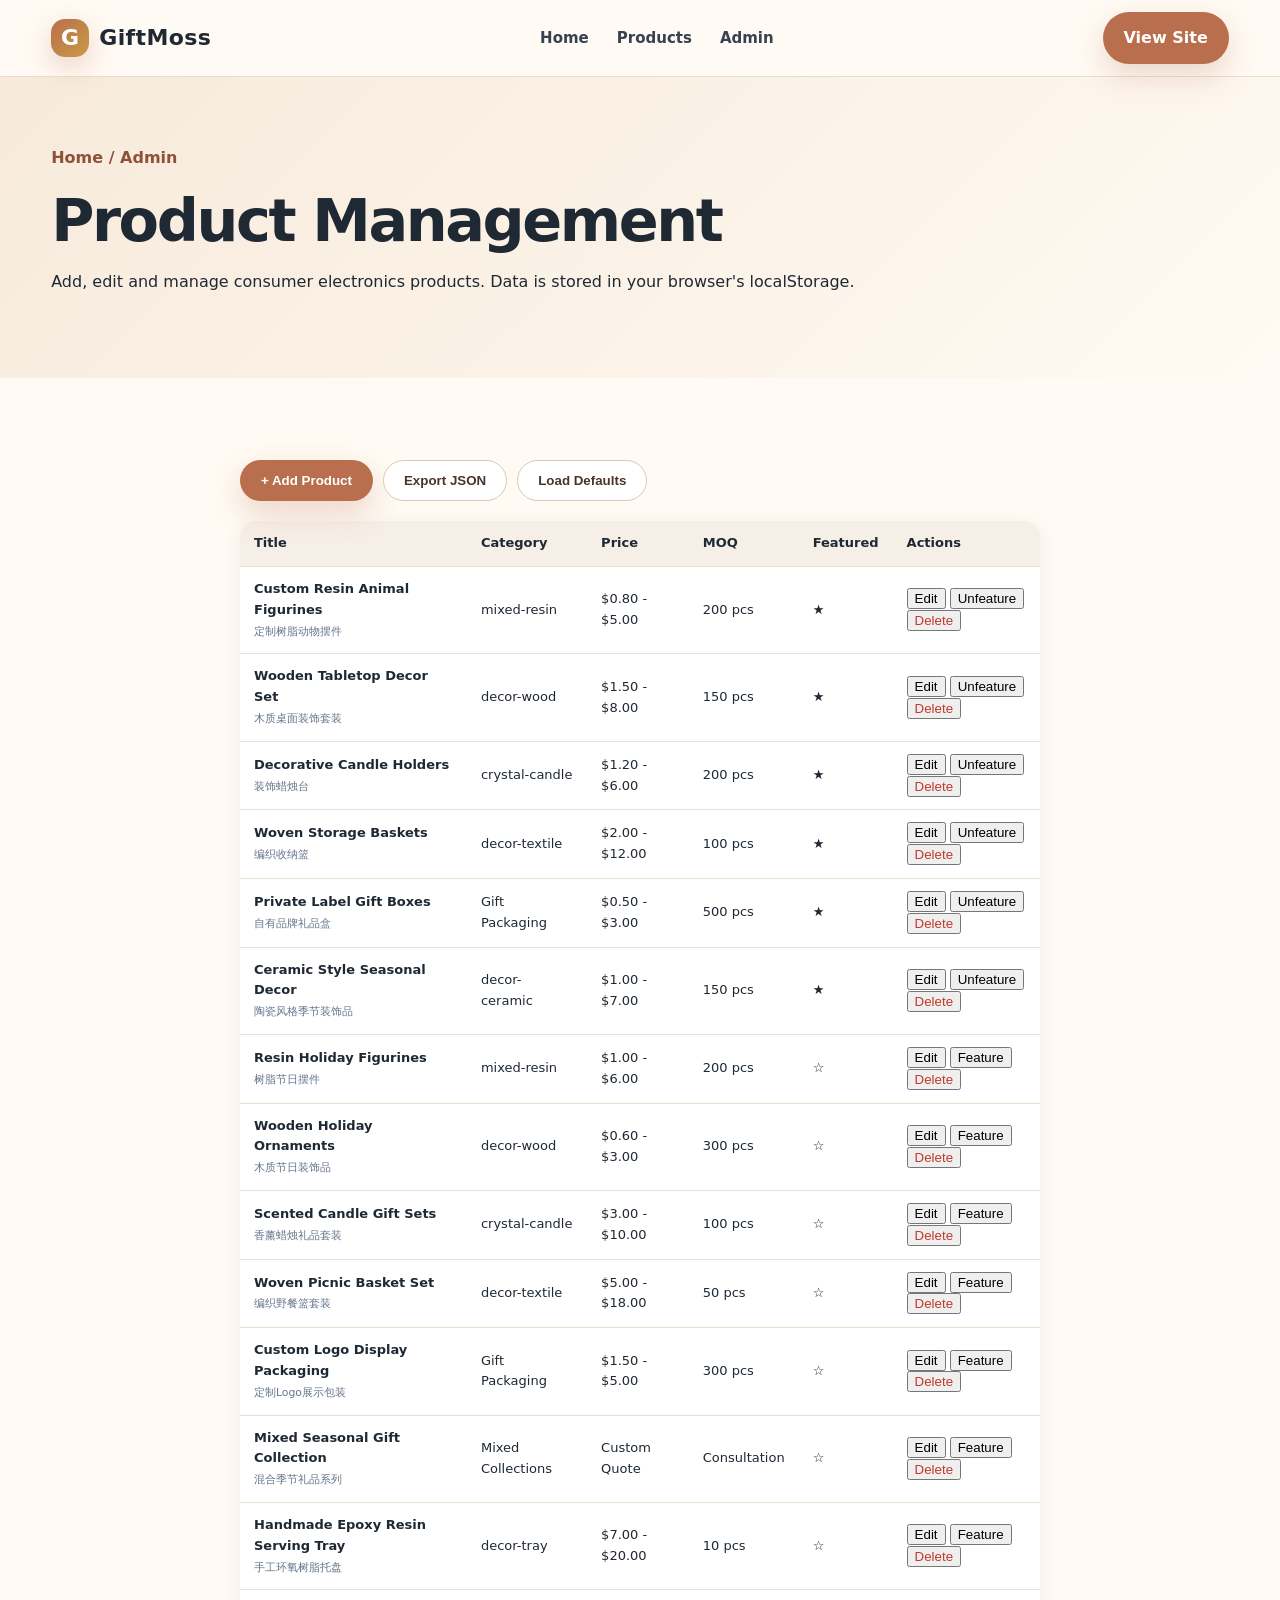
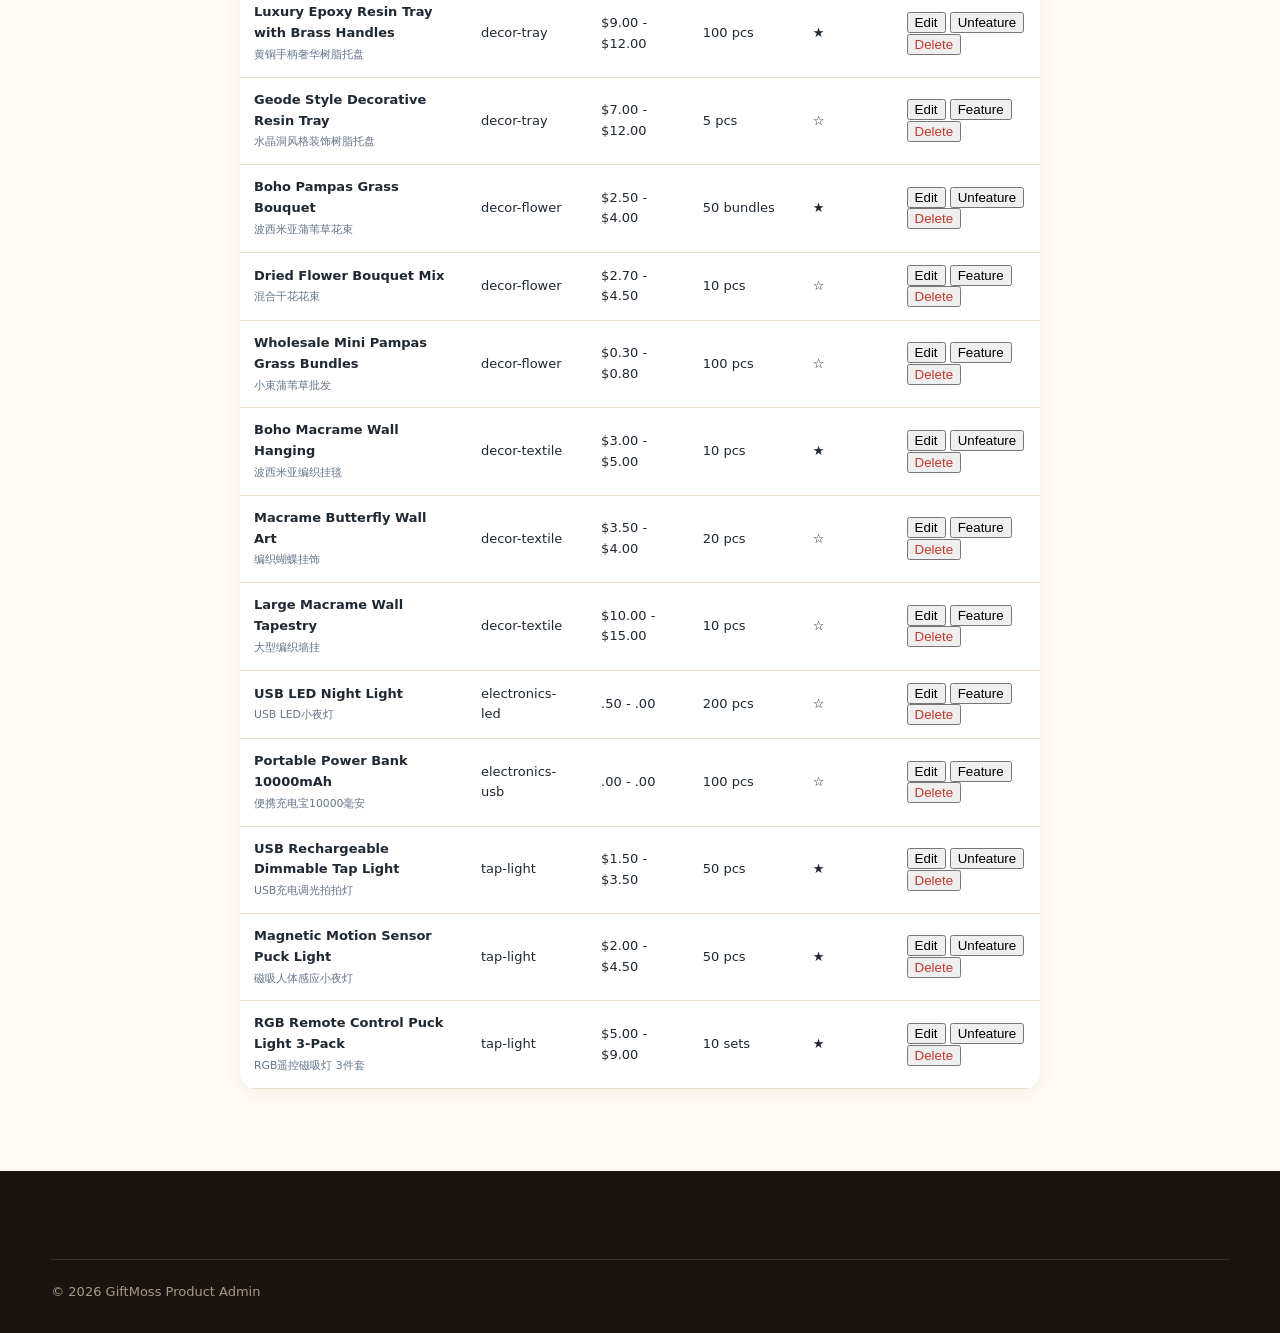
<file: admin.html>
<!doctype html>
<html lang="en">
<head>
  <meta charset="utf-8"><meta name="viewport" content="width=device-width, initial-scale=1">
  <title>Product Admin | GiftMoss</title>
  <meta name="robots" content="noindex">
  <link rel="icon" href="assets/img/logo.svg"><link rel="stylesheet" href="assets/css/style.css">
</head>
<body>
  <header class="navbar"><div class="container nav-inner"><a class="logo" href="/"><span class="logo-mark">G</span><span>GiftMoss</span></a><nav class="nav-links"><a href="/">Home</a><a href="/products">Products</a><a href="admin.html">Admin</a></nav><div class="nav-actions"><a class="btn btn-primary" href="/">View Site</a></div></div></header>

  <section class="page-hero"><div class="container"><span class="breadcrumb">Home / Admin</span><h1>Product Management</h1><p>Add, edit and manage consumer electronics products. Data is stored in your browser's localStorage.</p></div></section>

  <main class="section">
    <div class="container admin-panel">
      <div class="admin-toolbar">
        <button class="btn btn-primary" onclick="showAddForm()">+ Add Product</button>
        <button class="btn btn-outline" style="background:#fff" onclick="exportJSON()">Export JSON</button>
        <button class="btn btn-outline" style="background:#fff" onclick="loadDefaultProducts()">Load Defaults</button>
        <span id="statusMsg" style="margin-left:12px;color:var(--muted);font-size:13px"></span>
      </div>

      <!-- Product Form -->
      <div class="admin-form" id="productForm" style="display:none">
        <h3 id="formTitle">Add Product</h3>
        <input type="hidden" id="editId">
        <label>Product Title (English)</label><input id="title" placeholder="e.g. Wireless Bluetooth Earbuds">
        <label>Product Title (Chinese)</label><input id="titleZh" placeholder="e.g. 无线蓝牙耳机">
        <label>Category</label><select id="category"></select>
        <label>Description</label><textarea id="description" placeholder="Product description for wholesale buyers"></textarea>
        <label>Tags (comma separated)</label><input id="tags" placeholder="e.g. TWS, ANC, IPX5">
        <label>Price Range</label><input id="price" placeholder="e.g. $3.50 - $8.00">
        <label>MOQ</label><input id="moq" placeholder="e.g. 100 pcs">
        <label>OEM Available?</label><select id="oem"><option value="true">Yes</option><option value="false">No</option></select>
        <div>
          <button class="btn btn-primary" onclick="saveProduct()">Save Product</button>
          <button class="btn btn-outline" style="background:#fff" onclick="hideForm()">Cancel</button>
        </div>
      </div>

      <!-- Product Table -->
      <div id="productList"><p>Loading products...</p></div>
    </div>
  </main>

  <footer class="footer"><div class="container copyright"><span>© 2026 GiftMoss Product Admin</span></div></footer>
  <script>
    // Product Admin — localStorage based for static sites
    const STORAGE_KEY = 'giftmoss_products';
    let products = [];
    let categories = [];

    async function init() {
      try {
        const res = await fetch('data/categories.json');
        categories = await res.json();
        const sel = document.getElementById('category');
        categories.forEach(c => {
          sel.innerHTML += `<option value="${c.id}">${c.name} (${c.nameZh})</option>`;
        });
      } catch(e) { console.error('Failed to load categories:', e); }
      loadProducts();
    }

    function loadProducts() {
      const stored = localStorage.getItem(STORAGE_KEY);
      if (stored) {
        products = JSON.parse(stored);
      } else {
        // First time: load from products.json
        fetch('data/products.json').then(r => r.json()).then(data => {
          products = data;
          renderTable();
        });
      }
      renderTable();
    }

    function renderTable() {
      const container = document.getElementById('productList');
      if (!products.length) {
        container.innerHTML = '<p style="text-align:center;padding:30px;color:var(--muted)">No products yet. Click "+ Add Product" to start.</p>';
        return;
      }
      const catMap = {};
      categories.forEach(c => { catMap[c.id] = c.name; });

      let html = `<table class="admin-table"><thead><tr><th>Title</th><th>Category</th><th>Price</th><th>MOQ</th><th>Featured</th><th>Actions</th></tr></thead><tbody>`;
      products.forEach((p, idx) => {
        html += `<tr>
          <td><strong>${p.title}</strong><br><small style="color:var(--muted)">${p.titleZh || ''}</small></td>
          <td>${catMap[p.category] || p.category}</td>
          <td>${p.price || '-'}</td>
          <td>${p.moq || '-'}</td>
          <td>${p.featured ? '★' : '☆'}</td>
          <td class="actions">
            <button onclick="editProduct(${idx})">Edit</button>
            <button onclick="toggleFeatured(${idx})">${p.featured ? 'Unfeature' : 'Feature'}</button>
            <button onclick="deleteProduct(${idx})" style="color:#c0392b">Delete</button>
          </td></tr>`;
      });
      html += '</tbody></table>';
      container.innerHTML = html;
    }

    function showAddForm() {
      document.getElementById('productForm').style.display = 'block';
      document.getElementById('formTitle').textContent = 'Add Product';
      document.getElementById('editId').value = '';
      ['title','titleZh','description','tags','price','moq'].forEach(id => document.getElementById(id).value = '');
      document.getElementById('oem').value = 'true';
    }

    function hideForm() {
      document.getElementById('productForm').style.display = 'none';
    }

    function editProduct(idx) {
      const p = products[idx];
      document.getElementById('productForm').style.display = 'block';
      document.getElementById('formTitle').textContent = 'Edit Product';
      document.getElementById('editId').value = idx;
      document.getElementById('title').value = p.title || '';
      document.getElementById('titleZh').value = p.titleZh || '';
      document.getElementById('category').value = p.category || '';
      document.getElementById('description').value = p.description || '';
      document.getElementById('tags').value = (p.tags || []).join(', ');
      document.getElementById('price').value = p.price || '';
      document.getElementById('moq').value = p.moq || '';
      document.getElementById('oem').value = p.oem ? 'true' : 'false';
    }

    function saveProduct() {
      const product = {
        id: document.getElementById('editId').value !== '' ? products[document.getElementById('editId').value].id : 'p' + Date.now(),
        title: document.getElementById('title').value,
        titleZh: document.getElementById('titleZh').value,
        category: document.getElementById('category').value,
        description: document.getElementById('description').value,
        tags: document.getElementById('tags').value.split(',').map(t => t.trim()).filter(Boolean),
        price: document.getElementById('price').value,
        moq: document.getElementById('moq').value,
        oem: document.getElementById('oem').value === 'true',
        image: 'assets/img/electronics/' + document.getElementById('category').value + '.svg',
        featured: false
      };

      const editId = document.getElementById('editId').value;
      if (editId !== '') {
        product.id = products[editId].id;
        product.featured = products[editId].featured;
        products[editId] = product;
        msg('Product updated!');
      } else {
        products.push(product);
        msg('Product added!');
      }

      persist();
      hideForm();
    }

    function toggleFeatured(idx) {
      products[idx].featured = !products[idx].featured;
      persist();
      msg(products[idx].featured ? 'Featured!' : 'Unfeatured.');
    }

    function deleteProduct(idx) {
      if (confirm('Delete "' + products[idx].title + '"?')) {
        products.splice(idx, 1);
        persist();
        msg('Product deleted.');
      }
    }

    function persist() {
      localStorage.setItem(STORAGE_KEY, JSON.stringify(products));
      renderTable();
    }

    function exportJSON() {
      const json = JSON.stringify(products, null, 2);
      const blob = new Blob([json], {type: 'application/json'});
      const a = document.createElement('a');
      a.href = URL.createObjectURL(blob);
      a.download = 'products-export.json';
      a.click();
      msg('JSON exported! Send this file to update the site.');
    }

    function loadDefaultProducts() {
      if (confirm('Load default products from products.json? This will REPLACE your local products.')) {
        fetch('data/products.json').then(r => r.json()).then(data => {
          products = data;
          persist();
          msg('Defaults loaded!');
        });
      }
    }

    function msg(text) {
      const el = document.getElementById('statusMsg');
      el.textContent = text;
      setTimeout(() => el.textContent = '', 3000);
    }

    document.addEventListener('DOMContentLoaded', init);
  </script>
</body>
</html>
</file>
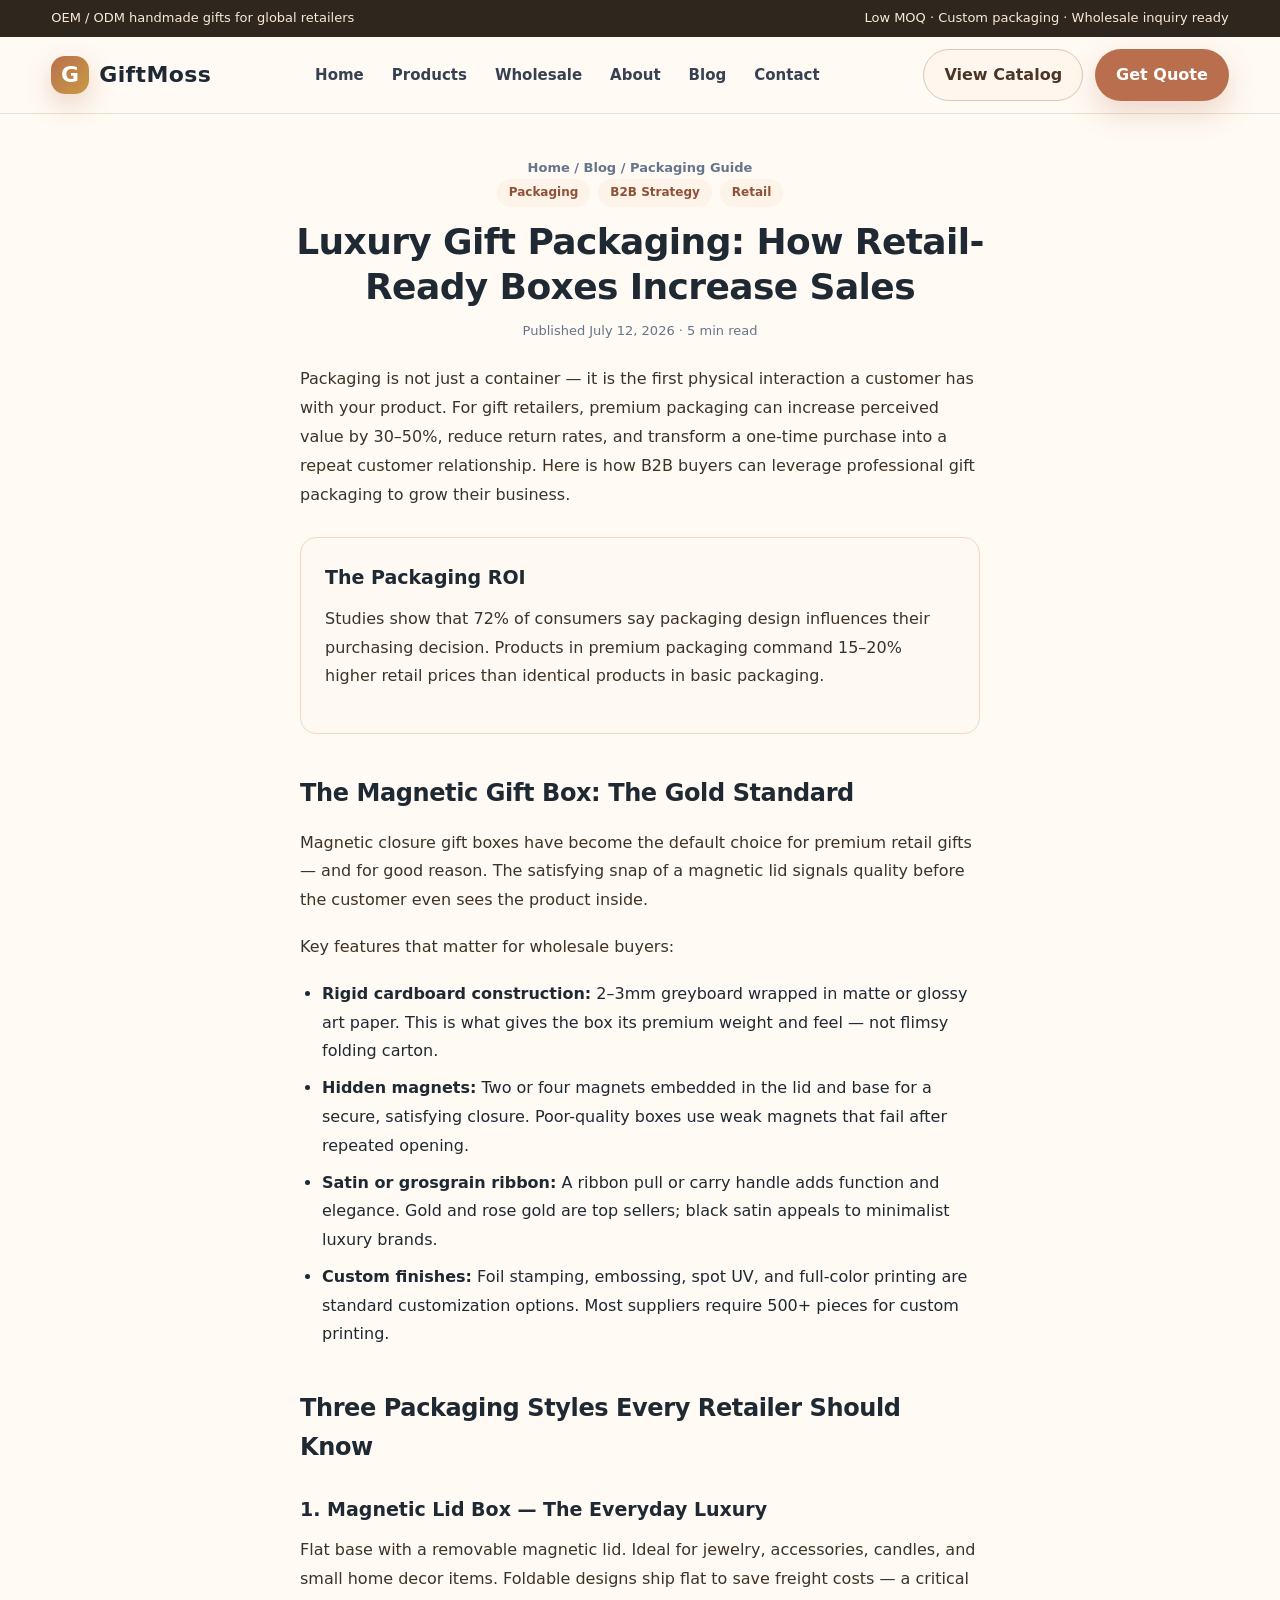
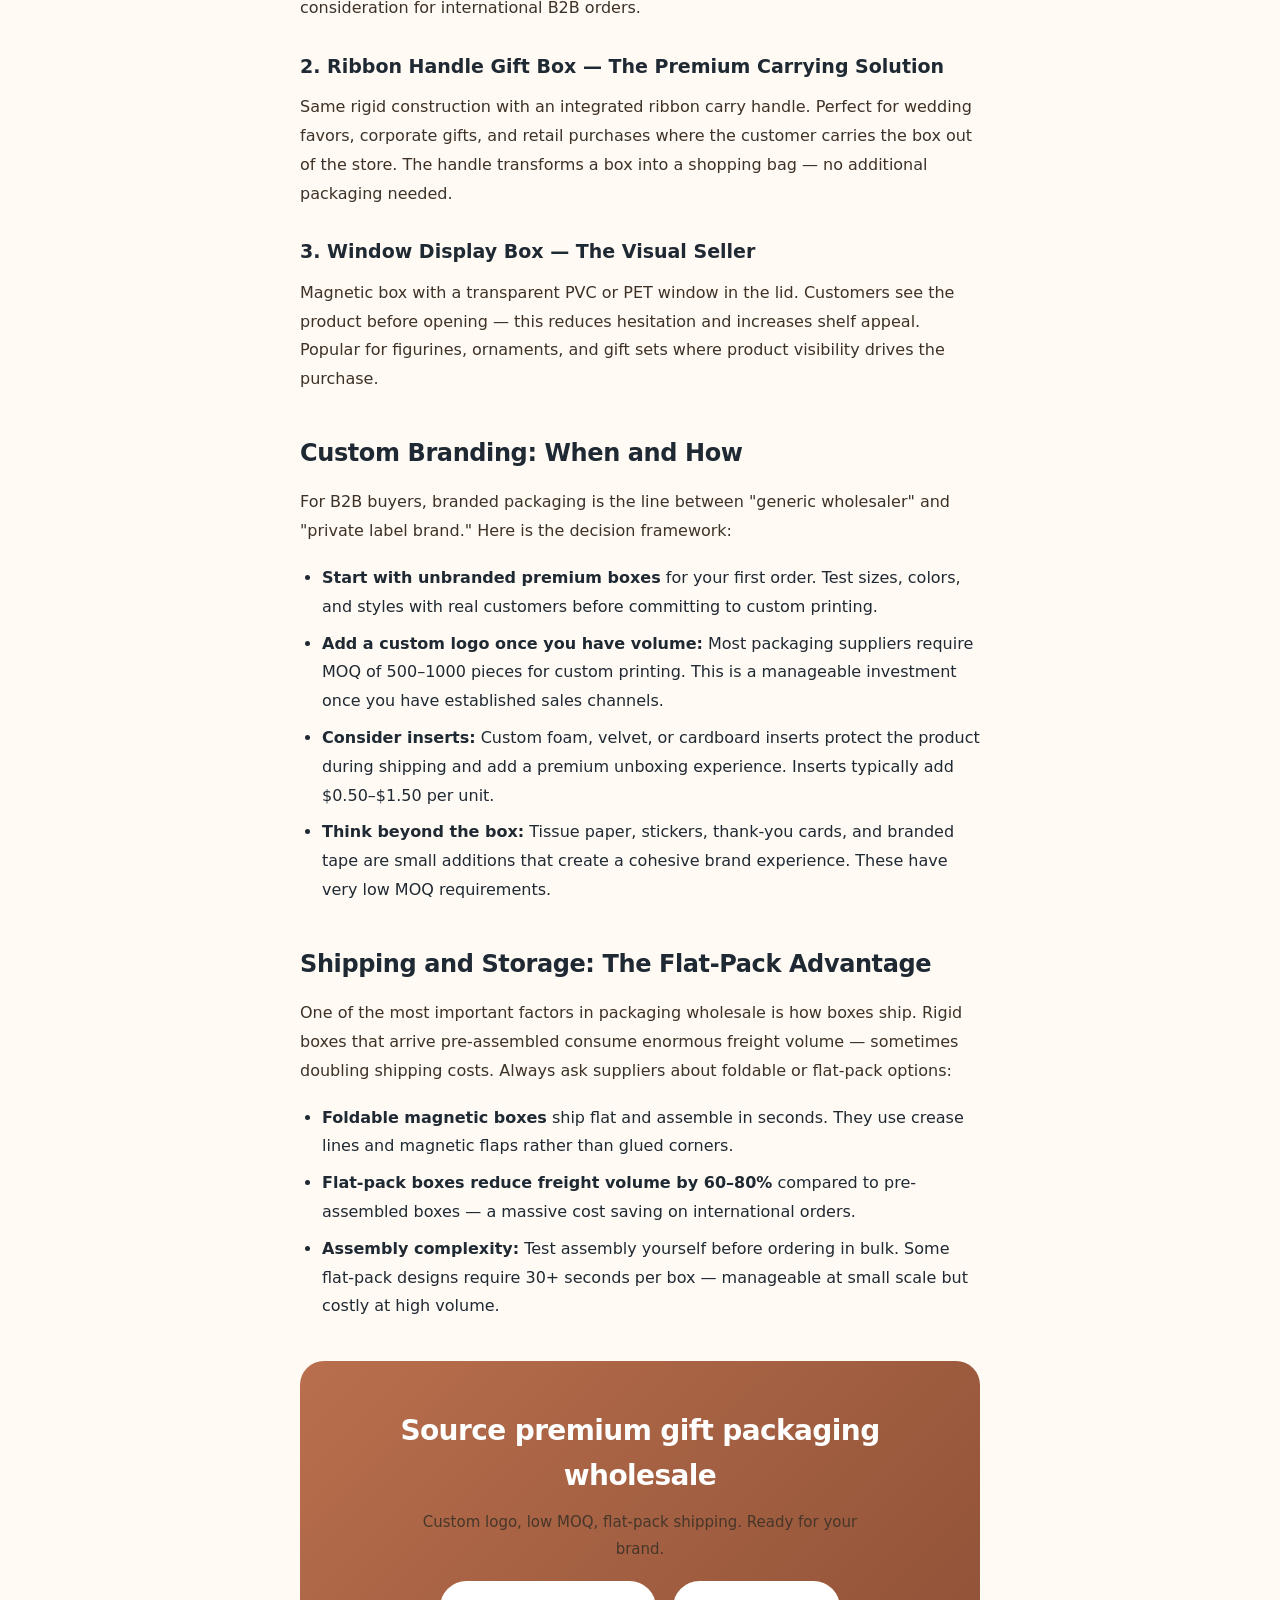
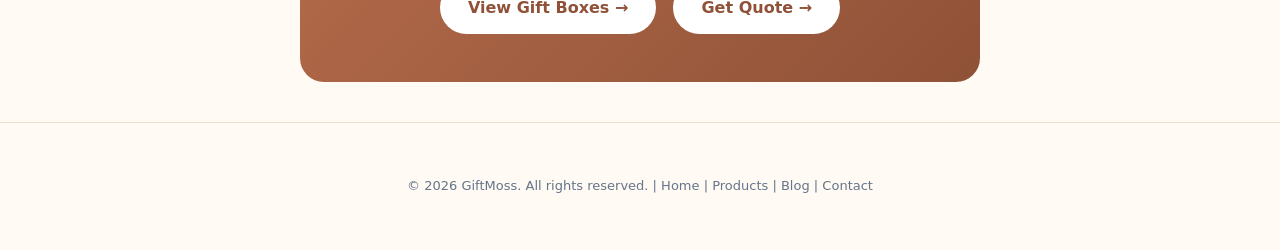
<file: blog-gift-packaging.html>
<!doctype html>
<html lang="en">
<head>
  <meta charset="utf-8"><meta name="viewport" content="width=device-width, initial-scale=1">
  <title>Luxury Gift Packaging: How Retail-Ready Boxes Increase Sales | GiftMoss Blog</title>
  <meta name="description" content="Premium retail packaging transforms the customer experience and justifies higher pricing. Learn how magnetic gift boxes, ribbon handles, and custom branding can elevate your wholesale gift business.">
  <meta name="robots" content="index, follow">
  <link rel="canonical" href="https://giftmoss.com/blog-gift-packaging">
  <link rel="icon" href="assets/img/logo.svg"><link rel="stylesheet" href="assets/css/style.css">
  <meta property="og:type" content="article">
  <meta property="og:title" content="Luxury Gift Packaging: How Retail-Ready Boxes Increase Sales">
  <meta property="og:description" content="Premium gift packaging transforms customer experience. Wholesale guide on magnetic boxes, ribbon handles, and custom branding for B2B buyers.">
  <meta property="og:url" content="https://giftmoss.com/blog-gift-packaging">
  <meta property="og:image" content="https://giftmoss.com/assets/img/products/magnetic-box.jpg">
  <meta property="og:site_name" content="GiftMoss">
  <meta name="twitter:card" content="summary_large_image">
  <meta name="twitter:title" content="Luxury Gift Packaging: How Retail-Ready Boxes Increase Sales">
  <meta name="twitter:description" content="Premium gift packaging transforms customer experience. Wholesale guide for B2B buyers.">
  <meta name="twitter:image" content="https://giftmoss.com/assets/img/products/magnetic-box.jpg">
  <script type="application/ld+json">
  {
    "@context": "https://schema.org",
    "@type": "Article",
    "headline": "Luxury Gift Packaging: How Retail-Ready Boxes Increase Sales",
    "description": "Premium gift packaging transforms customer experience and justifies higher pricing. Wholesale guide for B2B buyers.",
    "image": "https://giftmoss.com/assets/img/products/magnetic-box.jpg",
    "author": { "@type": "Organization", "name": "GiftMoss", "url": "https://giftmoss.com" },
    "publisher": { "@type": "Organization", "name": "GiftMoss", "url": "https://giftmoss.com", "logo": { "@type": "ImageObject", "url": "https://giftmoss.com/assets/img/logo.svg" } },
    "datePublished": "2026-07-12",
    "dateModified": "2026-07-13"
  }
  </script>
  <style>
    .article-header { text-align: center; padding: 40px 0 24px; }
    .article-header .breadcrumb { font-size: 13px; color: var(--muted, #65758b); margin-bottom: 8px; }
    .article-header h1 { font-size: 36px; max-width: 800px; margin: 0 auto 12px; line-height: 1.25; letter-spacing: -.6px; }
    .article-header .meta { font-size: 13px; color: var(--muted, #65758b); }
    .article-header .tags { display: flex; justify-content: center; gap: 8px; margin-bottom: 12px; flex-wrap: wrap; }
    .article-header .tags span { font-size: 12px; font-weight: 700; padding: 4px 12px; border-radius: 999px; background: #fef3e8; color: var(--clay-dark, #8f5137); }
    .article-body { max-width: 720px; margin: 0 auto; padding: 0 20px 40px; }
    .article-body h2 { font-size: 24px; margin: 40px 0 16px; letter-spacing: -.4px; }
    .article-body h3 { font-size: 19px; margin: 28px 0 12px; }
    .article-body p { font-size: 16px; line-height: 1.8; color: var(--text, #3d3227); margin: 0 0 18px; }
    .article-body ul { margin: 0 0 20px; padding-left: 22px; }
    .article-body ul li { font-size: 16px; line-height: 1.8; margin-bottom: 8px; }
    .article-body .highlight-box { background: #fef9f3; border: 1px solid #f3d8c0; border-radius: 16px; padding: 24px; margin: 28px 0; }
    .article-body .highlight-box h3 { margin-top: 0; }
    .cta-banner { text-align: center; padding: 48px 24px; background: linear-gradient(135deg, var(--clay, #b96f4d), var(--clay-dark, #8f5137)); border-radius: 24px; color: #fff; margin-top: 40px; }
    .cta-banner h2 { font-size: 28px; margin: 0 0 10px; letter-spacing: -.6px; }
    .cta-banner p { font-size: 15px; opacity: .9; margin: 0 0 18px; max-width: 480px; margin-left: auto; margin-right: auto; }
    .cta-banner .btn-light { background: #fff; color: var(--clay-dark, #8f5137); border: none; font-weight: 800; padding: 14px 28px; border-radius: 999px; display: inline-flex; align-items: center; gap: 8px; transition: .2s ease; }
    .cta-banner .btn-light:hover { transform: translateY(-2px); box-shadow: 0 12px 32px rgba(0,0,0,.18); }
  </style>
</head>
<body>
  <div class="topbar"><div class="container"><span>OEM / ODM handmade gifts for global retailers</span><span>Low MOQ · Custom packaging · Wholesale inquiry ready</span></div></div>
  <header class="navbar"><div class="container nav-inner"><a class="logo" href="/"><span class="logo-mark">G</span><span>GiftMoss</span></a><nav class="nav-links"><a href="/">Home</a><a href="/products">Products</a><a href="/wholesale">Wholesale</a><a href="/about">About</a><a href="/blog">Blog</a><a href="/contact">Contact</a></nav><div class="nav-actions"><a class="btn btn-outline" href="/products">View Catalog</a><a class="btn btn-primary" href="/wholesale">Get Quote</a><button class="menu-btn" aria-label="Open menu">☰</button></div></div></header>

  <main>
    <section class="article-header"><div class="container">
      <span class="breadcrumb"><a href="/">Home</a> / <a href="/blog">Blog</a> / Packaging Guide</span>
      <div class="tags"><span>Packaging</span><span>B2B Strategy</span><span>Retail</span></div>
      <h1>Luxury Gift Packaging: How Retail-Ready Boxes Increase Sales</h1>
      <div class="meta">Published July 12, 2026 · 5 min read</div>
    </div></section>

    <div class="article-body">
      <p>Packaging is not just a container — it is the first physical interaction a customer has with your product. For gift retailers, premium packaging can increase perceived value by 30–50%, reduce return rates, and transform a one-time purchase into a repeat customer relationship. Here is how B2B buyers can leverage professional gift packaging to grow their business.</p>

      <div class="highlight-box">
        <h3>The Packaging ROI</h3>
        <p>Studies show that 72% of consumers say packaging design influences their purchasing decision. Products in premium packaging command 15–20% higher retail prices than identical products in basic packaging.</p>
      </div>

      <h2>The Magnetic Gift Box: The Gold Standard</h2>
      <p>Magnetic closure gift boxes have become the default choice for premium retail gifts — and for good reason. The satisfying snap of a magnetic lid signals quality before the customer even sees the product inside.</p>
      <p>Key features that matter for wholesale buyers:</p>
      <ul>
        <li><strong>Rigid cardboard construction:</strong> 2–3mm greyboard wrapped in matte or glossy art paper. This is what gives the box its premium weight and feel — not flimsy folding carton.</li>
        <li><strong>Hidden magnets:</strong> Two or four magnets embedded in the lid and base for a secure, satisfying closure. Poor-quality boxes use weak magnets that fail after repeated opening.</li>
        <li><strong>Satin or grosgrain ribbon:</strong> A ribbon pull or carry handle adds function and elegance. Gold and rose gold are top sellers; black satin appeals to minimalist luxury brands.</li>
        <li><strong>Custom finishes:</strong> Foil stamping, embossing, spot UV, and full-color printing are standard customization options. Most suppliers require 500+ pieces for custom printing.</li>
      </ul>

      <h2>Three Packaging Styles Every Retailer Should Know</h2>

      <h3>1. Magnetic Lid Box — The Everyday Luxury</h3>
      <p>Flat base with a removable magnetic lid. Ideal for jewelry, accessories, candles, and small home decor items. Foldable designs ship flat to save freight costs — a critical consideration for international B2B orders.</p>

      <h3>2. Ribbon Handle Gift Box — The Premium Carrying Solution</h3>
      <p>Same rigid construction with an integrated ribbon carry handle. Perfect for wedding favors, corporate gifts, and retail purchases where the customer carries the box out of the store. The handle transforms a box into a shopping bag — no additional packaging needed.</p>

      <h3>3. Window Display Box — The Visual Seller</h3>
      <p>Magnetic box with a transparent PVC or PET window in the lid. Customers see the product before opening — this reduces hesitation and increases shelf appeal. Popular for figurines, ornaments, and gift sets where product visibility drives the purchase.</p>

      <h2>Custom Branding: When and How</h2>
      <p>For B2B buyers, branded packaging is the line between "generic wholesaler" and "private label brand." Here is the decision framework:</p>
      <ul>
        <li><strong>Start with unbranded premium boxes</strong> for your first order. Test sizes, colors, and styles with real customers before committing to custom printing.</li>
        <li><strong>Add a custom logo once you have volume:</strong> Most packaging suppliers require MOQ of 500–1000 pieces for custom printing. This is a manageable investment once you have established sales channels.</li>
        <li><strong>Consider inserts:</strong> Custom foam, velvet, or cardboard inserts protect the product during shipping and add a premium unboxing experience. Inserts typically add $0.50–$1.50 per unit.</li>
        <li><strong>Think beyond the box:</strong> Tissue paper, stickers, thank-you cards, and branded tape are small additions that create a cohesive brand experience. These have very low MOQ requirements.</li>
      </ul>

      <h2>Shipping and Storage: The Flat-Pack Advantage</h2>
      <p>One of the most important factors in packaging wholesale is how boxes ship. Rigid boxes that arrive pre-assembled consume enormous freight volume — sometimes doubling shipping costs. Always ask suppliers about foldable or flat-pack options:</p>
      <ul>
        <li><strong>Foldable magnetic boxes</strong> ship flat and assemble in seconds. They use crease lines and magnetic flaps rather than glued corners.</li>
        <li><strong>Flat-pack boxes reduce freight volume by 60–80%</strong> compared to pre-assembled boxes — a massive cost saving on international orders.</li>
        <li><strong>Assembly complexity:</strong> Test assembly yourself before ordering in bulk. Some flat-pack designs require 30+ seconds per box — manageable at small scale but costly at high volume.</li>
      </ul>

      <div class="cta-banner">
        <h2>Source premium gift packaging wholesale</h2>
        <p>Custom logo, low MOQ, flat-pack shipping. Ready for your brand.</p>
        <a class="btn-light" href="/products?category=packaging">View Gift Boxes →</a>
        <a class="btn-light" href="/wholesale" style="margin-left:12px">Get Quote →</a>
      </div>
    </div>
  </main>

  <footer style="text-align:center;padding:40px 20px;color:var(--muted,#65758b);font-size:13px;border-top:1px solid var(--line,#eadfce)">
    <p>&copy; 2026 GiftMoss. All rights reserved. | <a href="/">Home</a> | <a href="/products">Products</a> | <a href="/blog">Blog</a> | <a href="/contact">Contact</a></p>
  </footer>
</body>
</html>
</file>
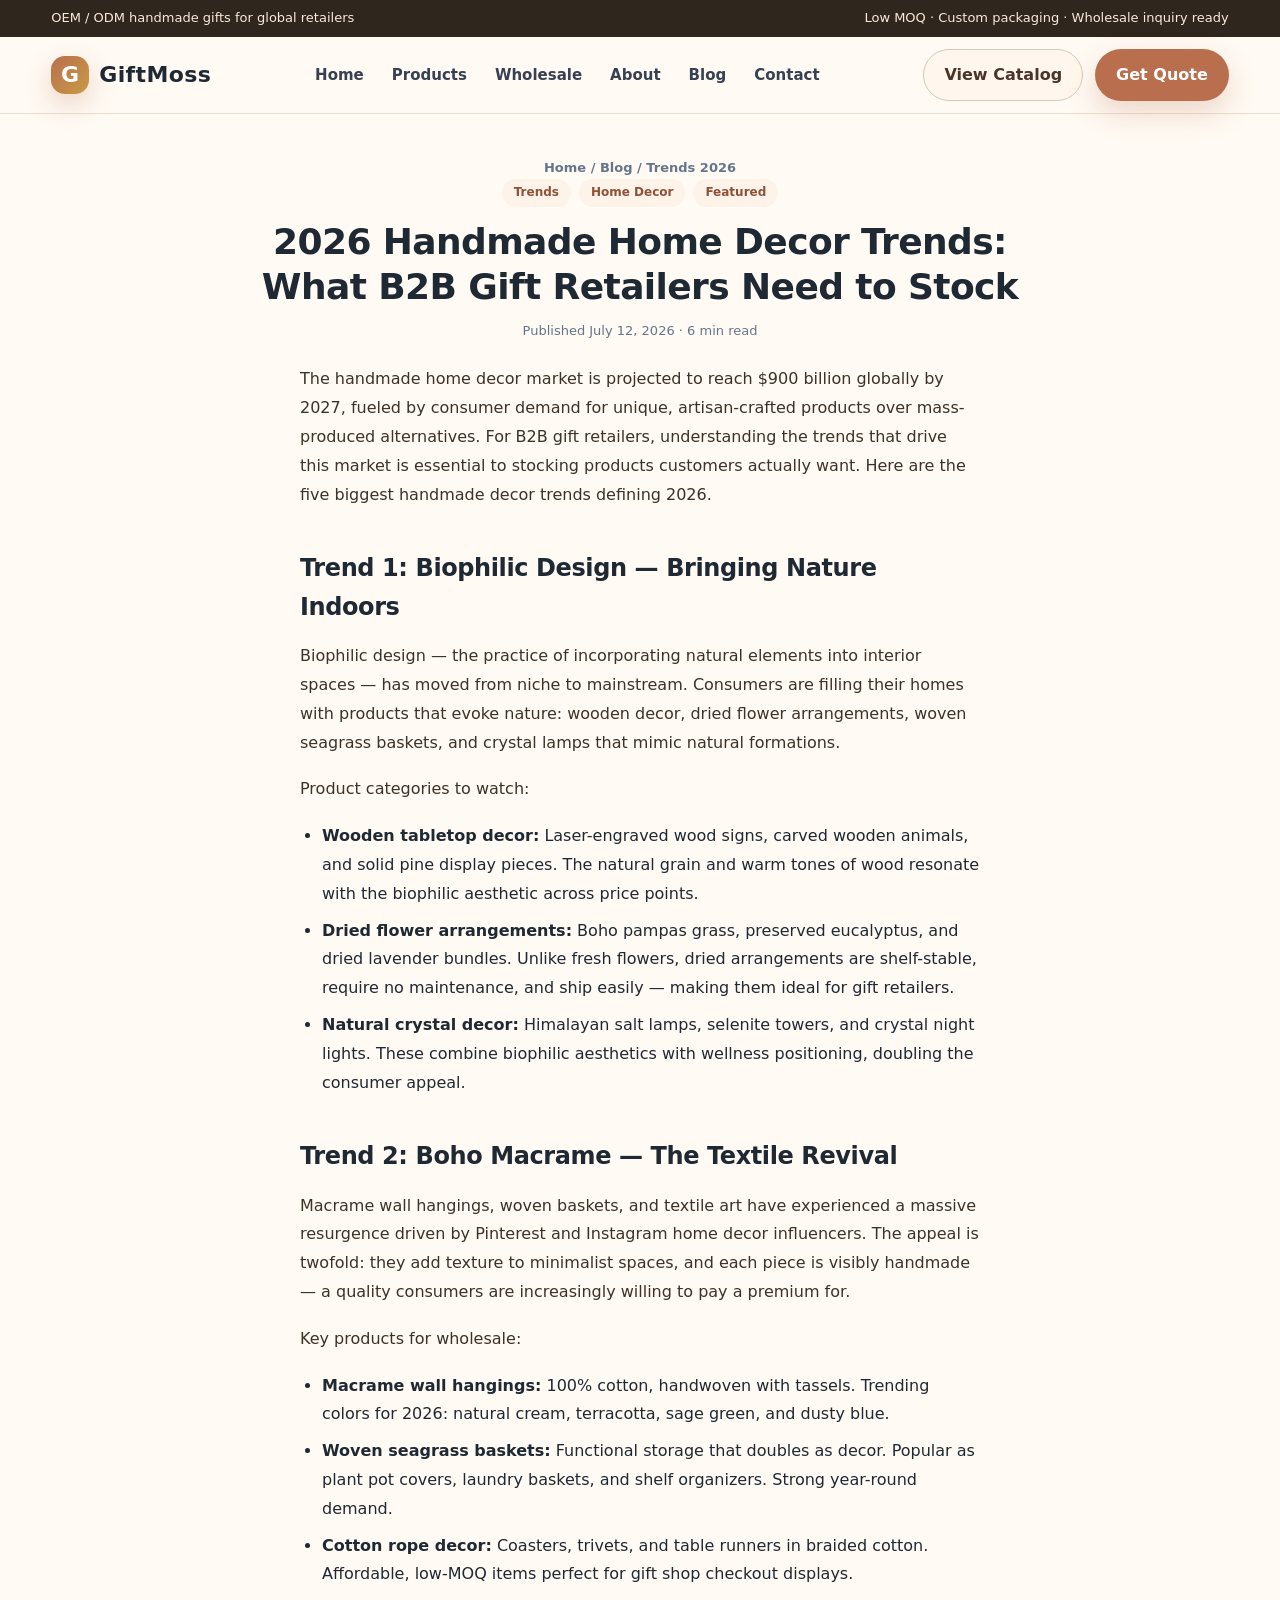
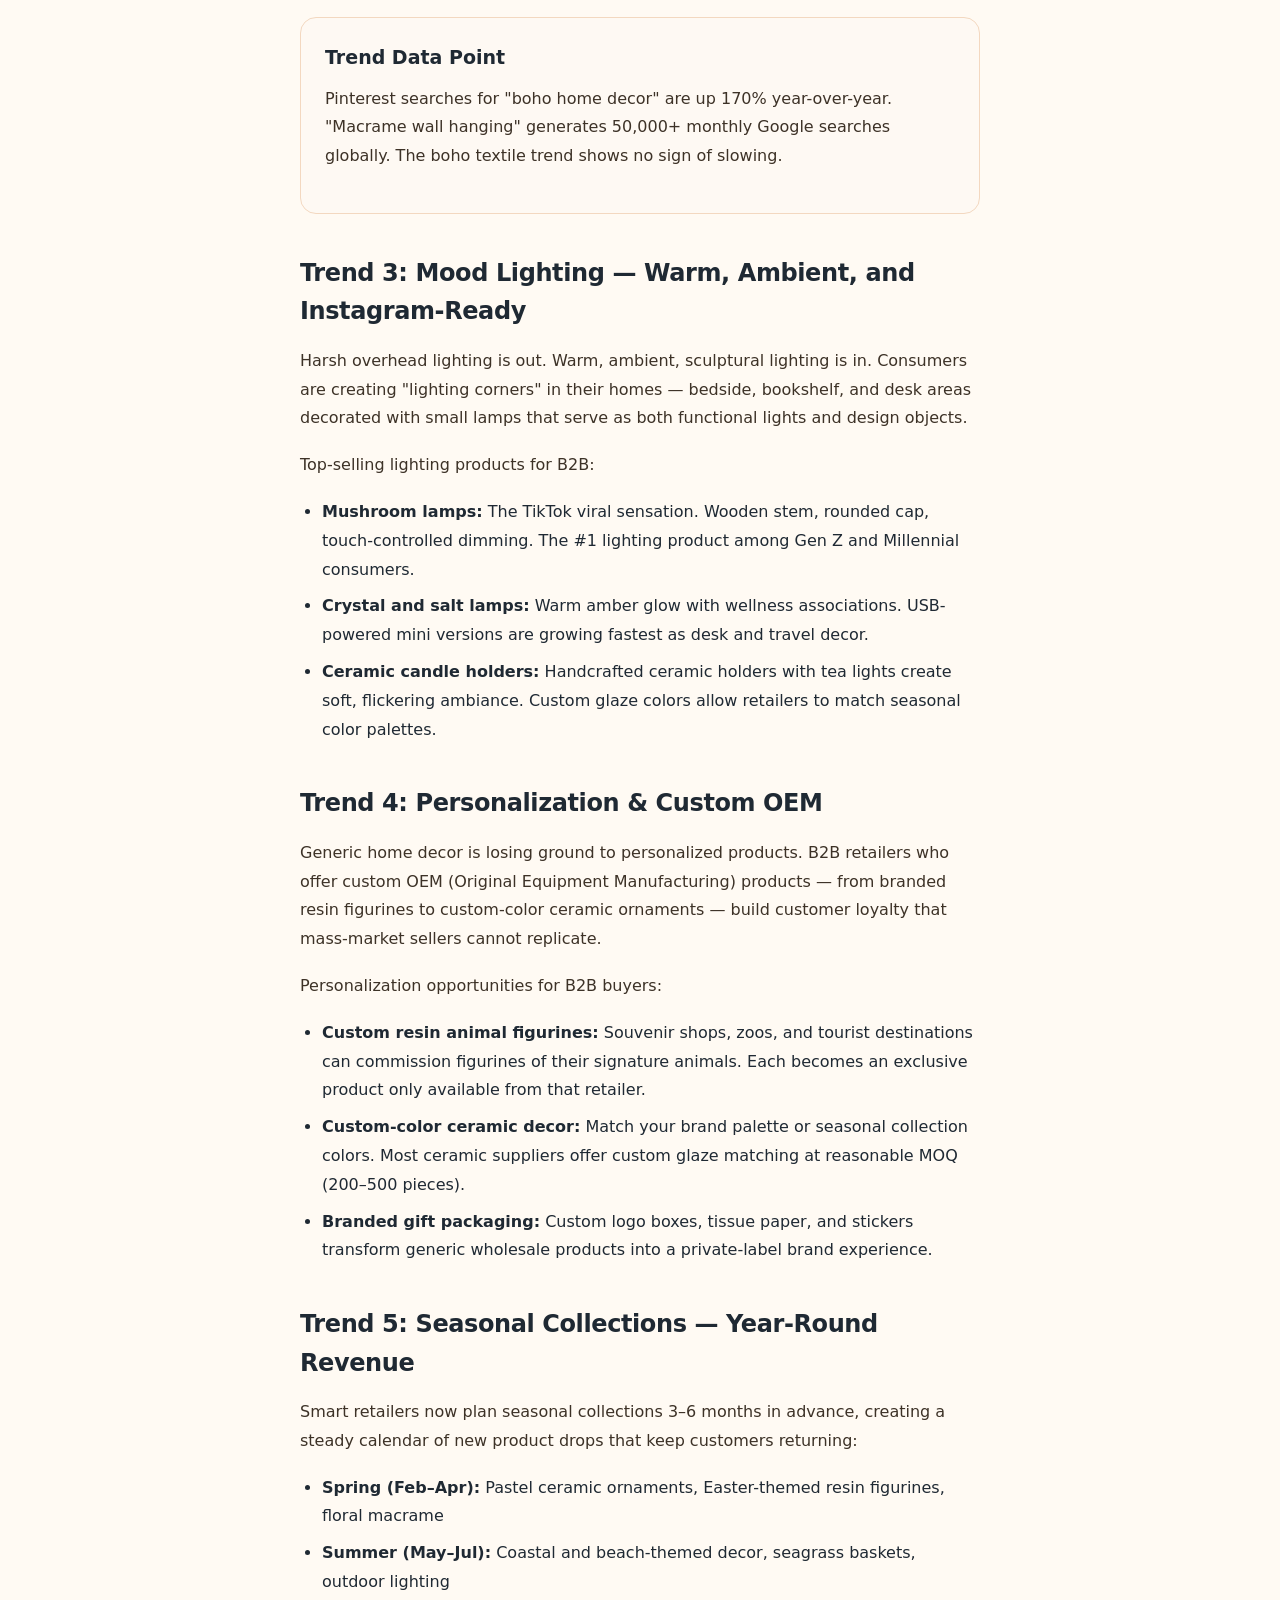
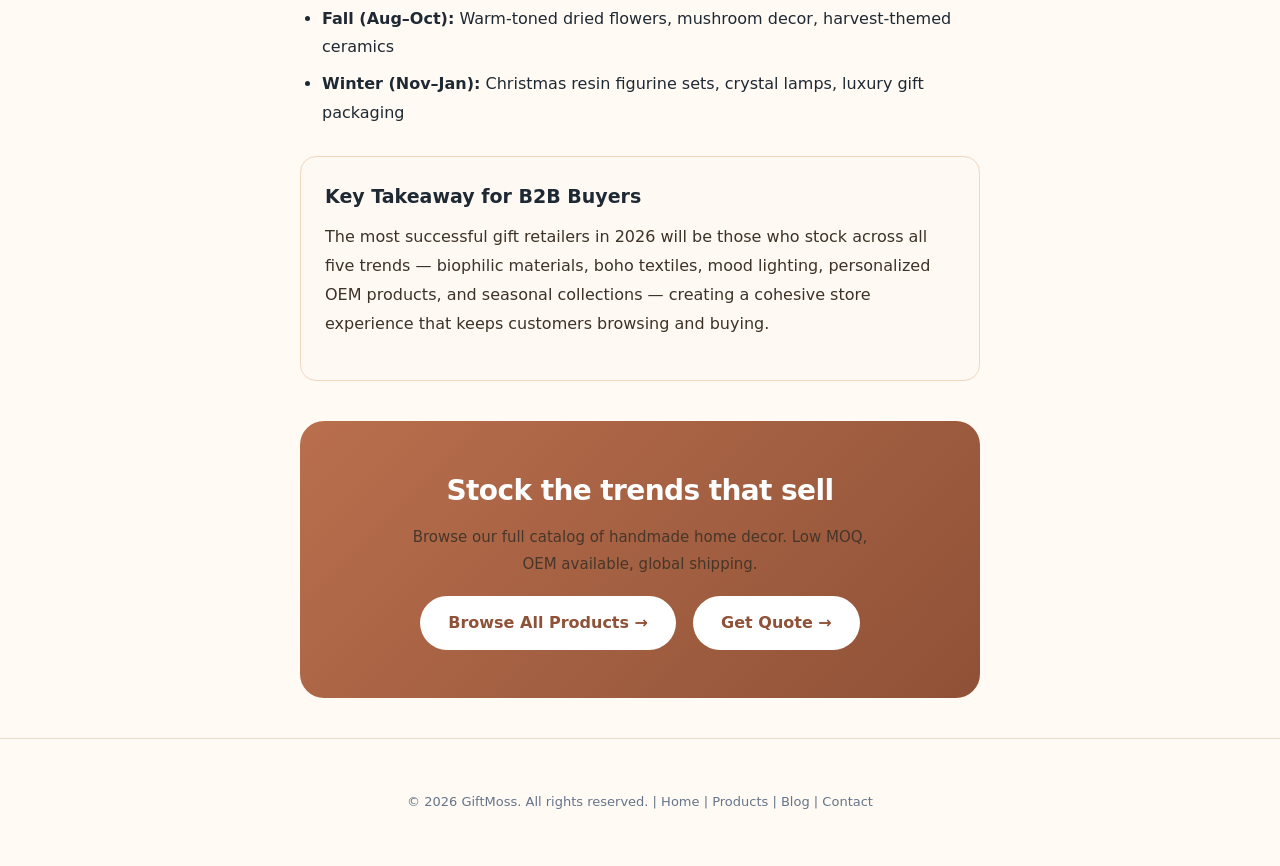
<file: blog-handmade-decor.html>
<!doctype html>
<html lang="en">
<head>
  <meta charset="utf-8"><meta name="viewport" content="width=device-width, initial-scale=1">
  <title>2026 Handmade Home Decor Trends: What B2B Gift Retailers Need to Stock | GiftMoss Blog</title>
  <meta name="description" content="From biophilic design to personalization, discover the top handmade home decor trends driving gift shop sales in 2026. Data-backed insights for B2B buyers and wholesale retailers.">
  <meta name="robots" content="index, follow">
  <link rel="canonical" href="https://giftmoss.com/blog-handmade-decor">
  <link rel="icon" href="assets/img/logo.svg"><link rel="stylesheet" href="assets/css/style.css">
  <meta property="og:type" content="article">
  <meta property="og:title" content="2026 Handmade Home Decor Trends: What B2B Gift Retailers Need to Stock">
  <meta property="og:description" content="Discover the top handmade home decor trends driving gift shop sales in 2026. Data-backed insights for B2B buyers.">
  <meta property="og:url" content="https://giftmoss.com/blog-handmade-decor">
  <meta property="og:image" content="https://giftmoss.com/assets/img/products/macrame-3.jpg">
  <meta property="og:site_name" content="GiftMoss">
  <meta name="twitter:card" content="summary_large_image">
  <meta name="twitter:title" content="2026 Handmade Home Decor Trends: What B2B Gift Retailers Need to Stock">
  <meta name="twitter:description" content="Top handmade home decor trends driving gift shop sales in 2026. Data-backed insights for B2B buyers.">
  <meta name="twitter:image" content="https://giftmoss.com/assets/img/products/macrame-3.jpg">
  <script type="application/ld+json">
  {
    "@context": "https://schema.org",
    "@type": "Article",
    "headline": "2026 Handmade Home Decor Trends: What B2B Gift Retailers Need to Stock",
    "description": "From biophilic design to personalization, discover the top handmade home decor trends driving gift shop sales in 2026.",
    "image": "https://giftmoss.com/assets/img/products/macrame-3.jpg",
    "author": { "@type": "Organization", "name": "GiftMoss", "url": "https://giftmoss.com" },
    "publisher": { "@type": "Organization", "name": "GiftMoss", "url": "https://giftmoss.com", "logo": { "@type": "ImageObject", "url": "https://giftmoss.com/assets/img/logo.svg" } },
    "datePublished": "2026-07-12",
    "dateModified": "2026-07-13"
  }
  </script>
  <style>
    .article-header { text-align: center; padding: 40px 0 24px; }
    .article-header .breadcrumb { font-size: 13px; color: var(--muted, #65758b); margin-bottom: 8px; }
    .article-header h1 { font-size: 36px; max-width: 800px; margin: 0 auto 12px; line-height: 1.25; letter-spacing: -.6px; }
    .article-header .meta { font-size: 13px; color: var(--muted, #65758b); }
    .article-header .tags { display: flex; justify-content: center; gap: 8px; margin-bottom: 12px; flex-wrap: wrap; }
    .article-header .tags span { font-size: 12px; font-weight: 700; padding: 4px 12px; border-radius: 999px; background: #fef3e8; color: var(--clay-dark, #8f5137); }
    .article-body { max-width: 720px; margin: 0 auto; padding: 0 20px 40px; }
    .article-body h2 { font-size: 24px; margin: 40px 0 16px; letter-spacing: -.4px; }
    .article-body h3 { font-size: 19px; margin: 28px 0 12px; }
    .article-body p { font-size: 16px; line-height: 1.8; color: var(--text, #3d3227); margin: 0 0 18px; }
    .article-body ul { margin: 0 0 20px; padding-left: 22px; }
    .article-body ul li { font-size: 16px; line-height: 1.8; margin-bottom: 8px; }
    .article-body .highlight-box { background: #fef9f3; border: 1px solid #f3d8c0; border-radius: 16px; padding: 24px; margin: 28px 0; }
    .article-body .highlight-box h3 { margin-top: 0; }
    .cta-banner { text-align: center; padding: 48px 24px; background: linear-gradient(135deg, var(--clay, #b96f4d), var(--clay-dark, #8f5137)); border-radius: 24px; color: #fff; margin-top: 40px; }
    .cta-banner h2 { font-size: 28px; margin: 0 0 10px; letter-spacing: -.6px; }
    .cta-banner p { font-size: 15px; opacity: .9; margin: 0 0 18px; max-width: 480px; margin-left: auto; margin-right: auto; }
    .cta-banner .btn-light { background: #fff; color: var(--clay-dark, #8f5137); border: none; font-weight: 800; padding: 14px 28px; border-radius: 999px; display: inline-flex; align-items: center; gap: 8px; transition: .2s ease; }
    .cta-banner .btn-light:hover { transform: translateY(-2px); box-shadow: 0 12px 32px rgba(0,0,0,.18); }
  </style>
</head>
<body>
  <div class="topbar"><div class="container"><span>OEM / ODM handmade gifts for global retailers</span><span>Low MOQ · Custom packaging · Wholesale inquiry ready</span></div></div>
  <header class="navbar"><div class="container nav-inner"><a class="logo" href="/"><span class="logo-mark">G</span><span>GiftMoss</span></a><nav class="nav-links"><a href="/">Home</a><a href="/products">Products</a><a href="/wholesale">Wholesale</a><a href="/about">About</a><a href="/blog">Blog</a><a href="/contact">Contact</a></nav><div class="nav-actions"><a class="btn btn-outline" href="/products">View Catalog</a><a class="btn btn-primary" href="/wholesale">Get Quote</a><button class="menu-btn" aria-label="Open menu">☰</button></div></div></header>

  <main>
    <section class="article-header"><div class="container">
      <span class="breadcrumb"><a href="/">Home</a> / <a href="/blog">Blog</a> / Trends 2026</span>
      <div class="tags"><span>Trends</span><span>Home Decor</span><span>Featured</span></div>
      <h1>2026 Handmade Home Decor Trends: What B2B Gift Retailers Need to Stock</h1>
      <div class="meta">Published July 12, 2026 · 6 min read</div>
    </div></section>

    <div class="article-body">
      <p>The handmade home decor market is projected to reach $900 billion globally by 2027, fueled by consumer demand for unique, artisan-crafted products over mass-produced alternatives. For B2B gift retailers, understanding the trends that drive this market is essential to stocking products customers actually want. Here are the five biggest handmade decor trends defining 2026.</p>

      <h2>Trend 1: Biophilic Design — Bringing Nature Indoors</h2>
      <p>Biophilic design — the practice of incorporating natural elements into interior spaces — has moved from niche to mainstream. Consumers are filling their homes with products that evoke nature: wooden decor, dried flower arrangements, woven seagrass baskets, and crystal lamps that mimic natural formations.</p>
      <p>Product categories to watch:</p>
      <ul>
        <li><strong>Wooden tabletop decor:</strong> Laser-engraved wood signs, carved wooden animals, and solid pine display pieces. The natural grain and warm tones of wood resonate with the biophilic aesthetic across price points.</li>
        <li><strong>Dried flower arrangements:</strong> Boho pampas grass, preserved eucalyptus, and dried lavender bundles. Unlike fresh flowers, dried arrangements are shelf-stable, require no maintenance, and ship easily — making them ideal for gift retailers.</li>
        <li><strong>Natural crystal decor:</strong> Himalayan salt lamps, selenite towers, and crystal night lights. These combine biophilic aesthetics with wellness positioning, doubling the consumer appeal.</li>
      </ul>

      <h2>Trend 2: Boho Macrame — The Textile Revival</h2>
      <p>Macrame wall hangings, woven baskets, and textile art have experienced a massive resurgence driven by Pinterest and Instagram home decor influencers. The appeal is twofold: they add texture to minimalist spaces, and each piece is visibly handmade — a quality consumers are increasingly willing to pay a premium for.</p>
      <p>Key products for wholesale:</p>
      <ul>
        <li><strong>Macrame wall hangings:</strong> 100% cotton, handwoven with tassels. Trending colors for 2026: natural cream, terracotta, sage green, and dusty blue.</li>
        <li><strong>Woven seagrass baskets:</strong> Functional storage that doubles as decor. Popular as plant pot covers, laundry baskets, and shelf organizers. Strong year-round demand.</li>
        <li><strong>Cotton rope decor:</strong> Coasters, trivets, and table runners in braided cotton. Affordable, low-MOQ items perfect for gift shop checkout displays.</li>
      </ul>

      <div class="highlight-box">
        <h3>Trend Data Point</h3>
        <p>Pinterest searches for "boho home decor" are up 170% year-over-year. "Macrame wall hanging" generates 50,000+ monthly Google searches globally. The boho textile trend shows no sign of slowing.</p>
      </div>

      <h2>Trend 3: Mood Lighting — Warm, Ambient, and Instagram-Ready</h2>
      <p>Harsh overhead lighting is out. Warm, ambient, sculptural lighting is in. Consumers are creating "lighting corners" in their homes — bedside, bookshelf, and desk areas decorated with small lamps that serve as both functional lights and design objects.</p>
      <p>Top-selling lighting products for B2B:</p>
      <ul>
        <li><strong>Mushroom lamps:</strong> The TikTok viral sensation. Wooden stem, rounded cap, touch-controlled dimming. The #1 lighting product among Gen Z and Millennial consumers.</li>
        <li><strong>Crystal and salt lamps:</strong> Warm amber glow with wellness associations. USB-powered mini versions are growing fastest as desk and travel decor.</li>
        <li><strong>Ceramic candle holders:</strong> Handcrafted ceramic holders with tea lights create soft, flickering ambiance. Custom glaze colors allow retailers to match seasonal color palettes.</li>
      </ul>

      <h2>Trend 4: Personalization & Custom OEM</h2>
      <p>Generic home decor is losing ground to personalized products. B2B retailers who offer custom OEM (Original Equipment Manufacturing) products — from branded resin figurines to custom-color ceramic ornaments — build customer loyalty that mass-market sellers cannot replicate.</p>
      <p>Personalization opportunities for B2B buyers:</p>
      <ul>
        <li><strong>Custom resin animal figurines:</strong> Souvenir shops, zoos, and tourist destinations can commission figurines of their signature animals. Each becomes an exclusive product only available from that retailer.</li>
        <li><strong>Custom-color ceramic decor:</strong> Match your brand palette or seasonal collection colors. Most ceramic suppliers offer custom glaze matching at reasonable MOQ (200–500 pieces).</li>
        <li><strong>Branded gift packaging:</strong> Custom logo boxes, tissue paper, and stickers transform generic wholesale products into a private-label brand experience.</li>
      </ul>

      <h2>Trend 5: Seasonal Collections — Year-Round Revenue</h2>
      <p>Smart retailers now plan seasonal collections 3–6 months in advance, creating a steady calendar of new product drops that keep customers returning:</p>
      <ul>
        <li><strong>Spring (Feb–Apr):</strong> Pastel ceramic ornaments, Easter-themed resin figurines, floral macrame</li>
        <li><strong>Summer (May–Jul):</strong> Coastal and beach-themed decor, seagrass baskets, outdoor lighting</li>
        <li><strong>Fall (Aug–Oct):</strong> Warm-toned dried flowers, mushroom decor, harvest-themed ceramics</li>
        <li><strong>Winter (Nov–Jan):</strong> Christmas resin figurine sets, crystal lamps, luxury gift packaging</li>
      </ul>

      <div class="highlight-box">
        <h3>Key Takeaway for B2B Buyers</h3>
        <p>The most successful gift retailers in 2026 will be those who stock across all five trends — biophilic materials, boho textiles, mood lighting, personalized OEM products, and seasonal collections — creating a cohesive store experience that keeps customers browsing and buying.</p>
      </div>

      <div class="cta-banner">
        <h2>Stock the trends that sell</h2>
        <p>Browse our full catalog of handmade home decor. Low MOQ, OEM available, global shipping.</p>
        <a class="btn-light" href="/products">Browse All Products →</a>
        <a class="btn-light" href="/wholesale" style="margin-left:12px">Get Quote →</a>
      </div>
    </div>
  </main>

  <footer style="text-align:center;padding:40px 20px;color:var(--muted,#65758b);font-size:13px;border-top:1px solid var(--line,#eadfce)">
    <p>&copy; 2026 GiftMoss. All rights reserved. | <a href="/">Home</a> | <a href="/products">Products</a> | <a href="/blog">Blog</a> | <a href="/contact">Contact</a></p>
  </footer>
</body>
</html>
</file>
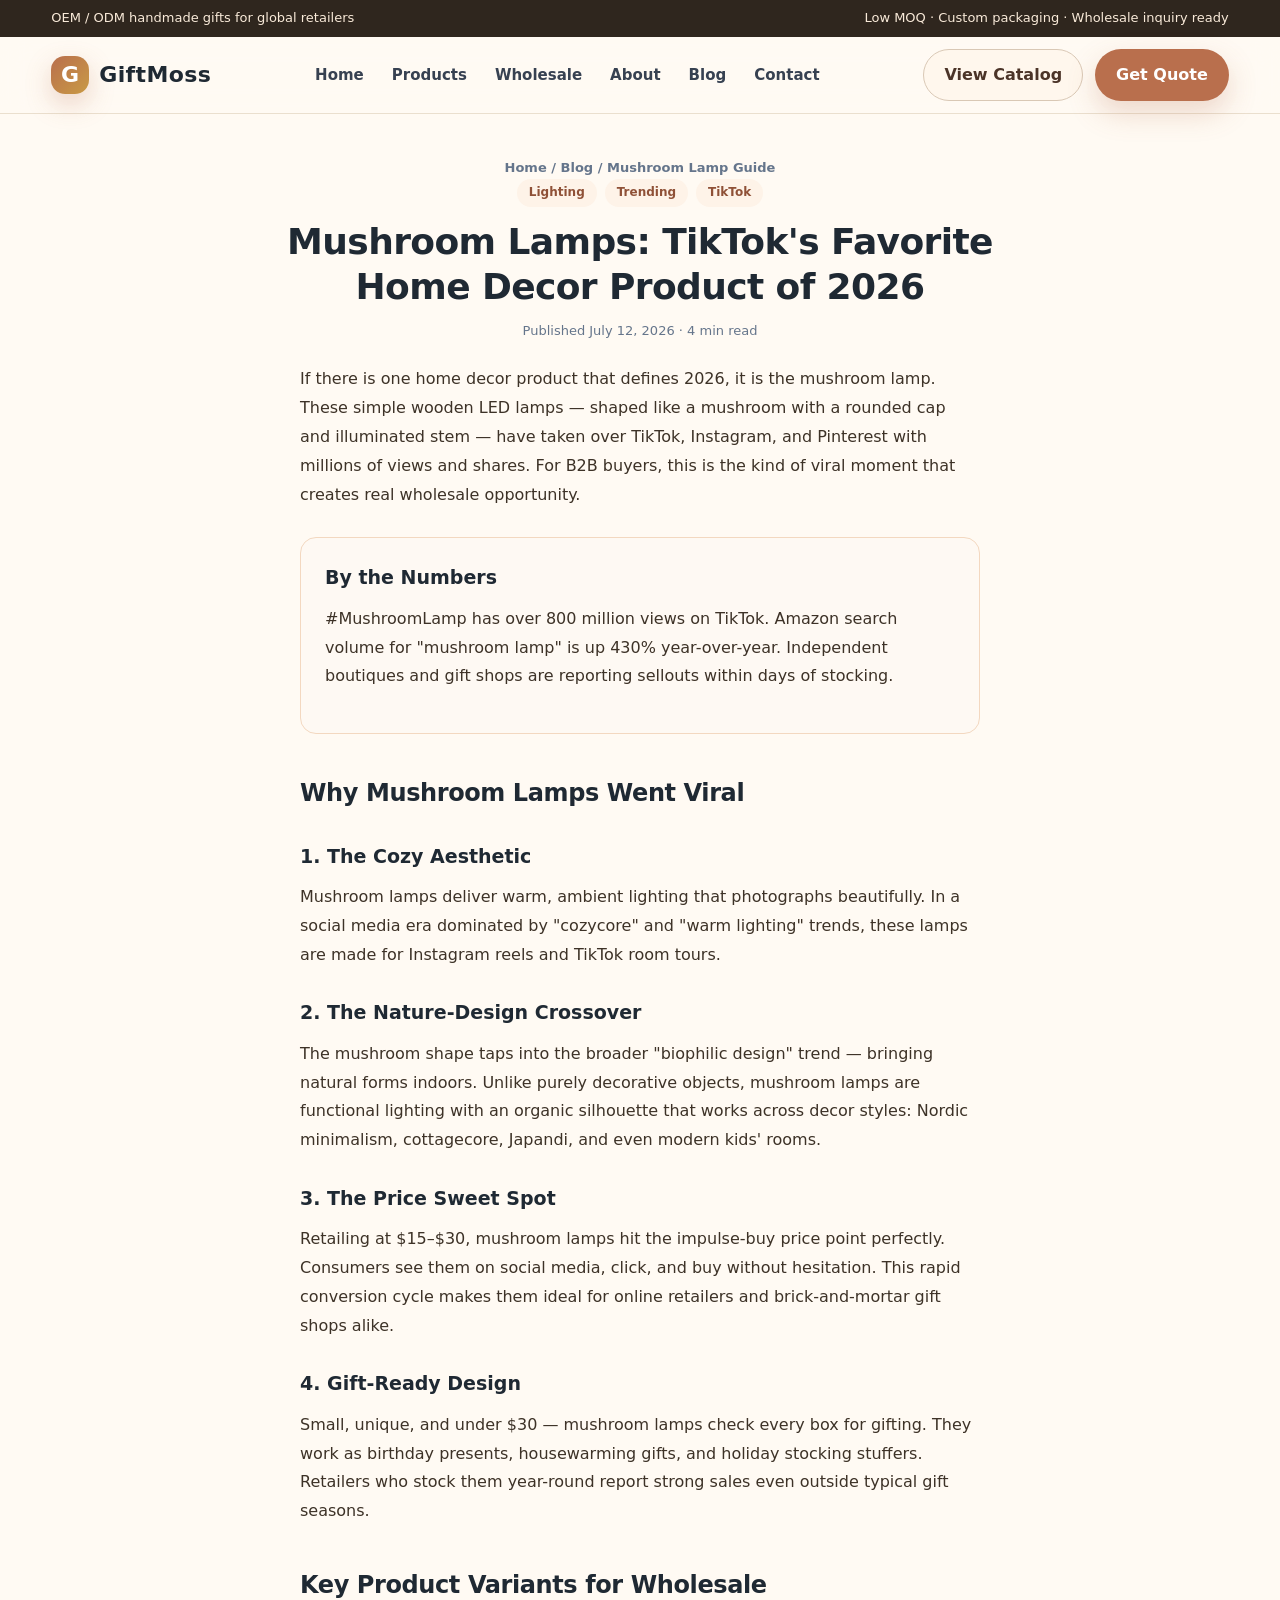
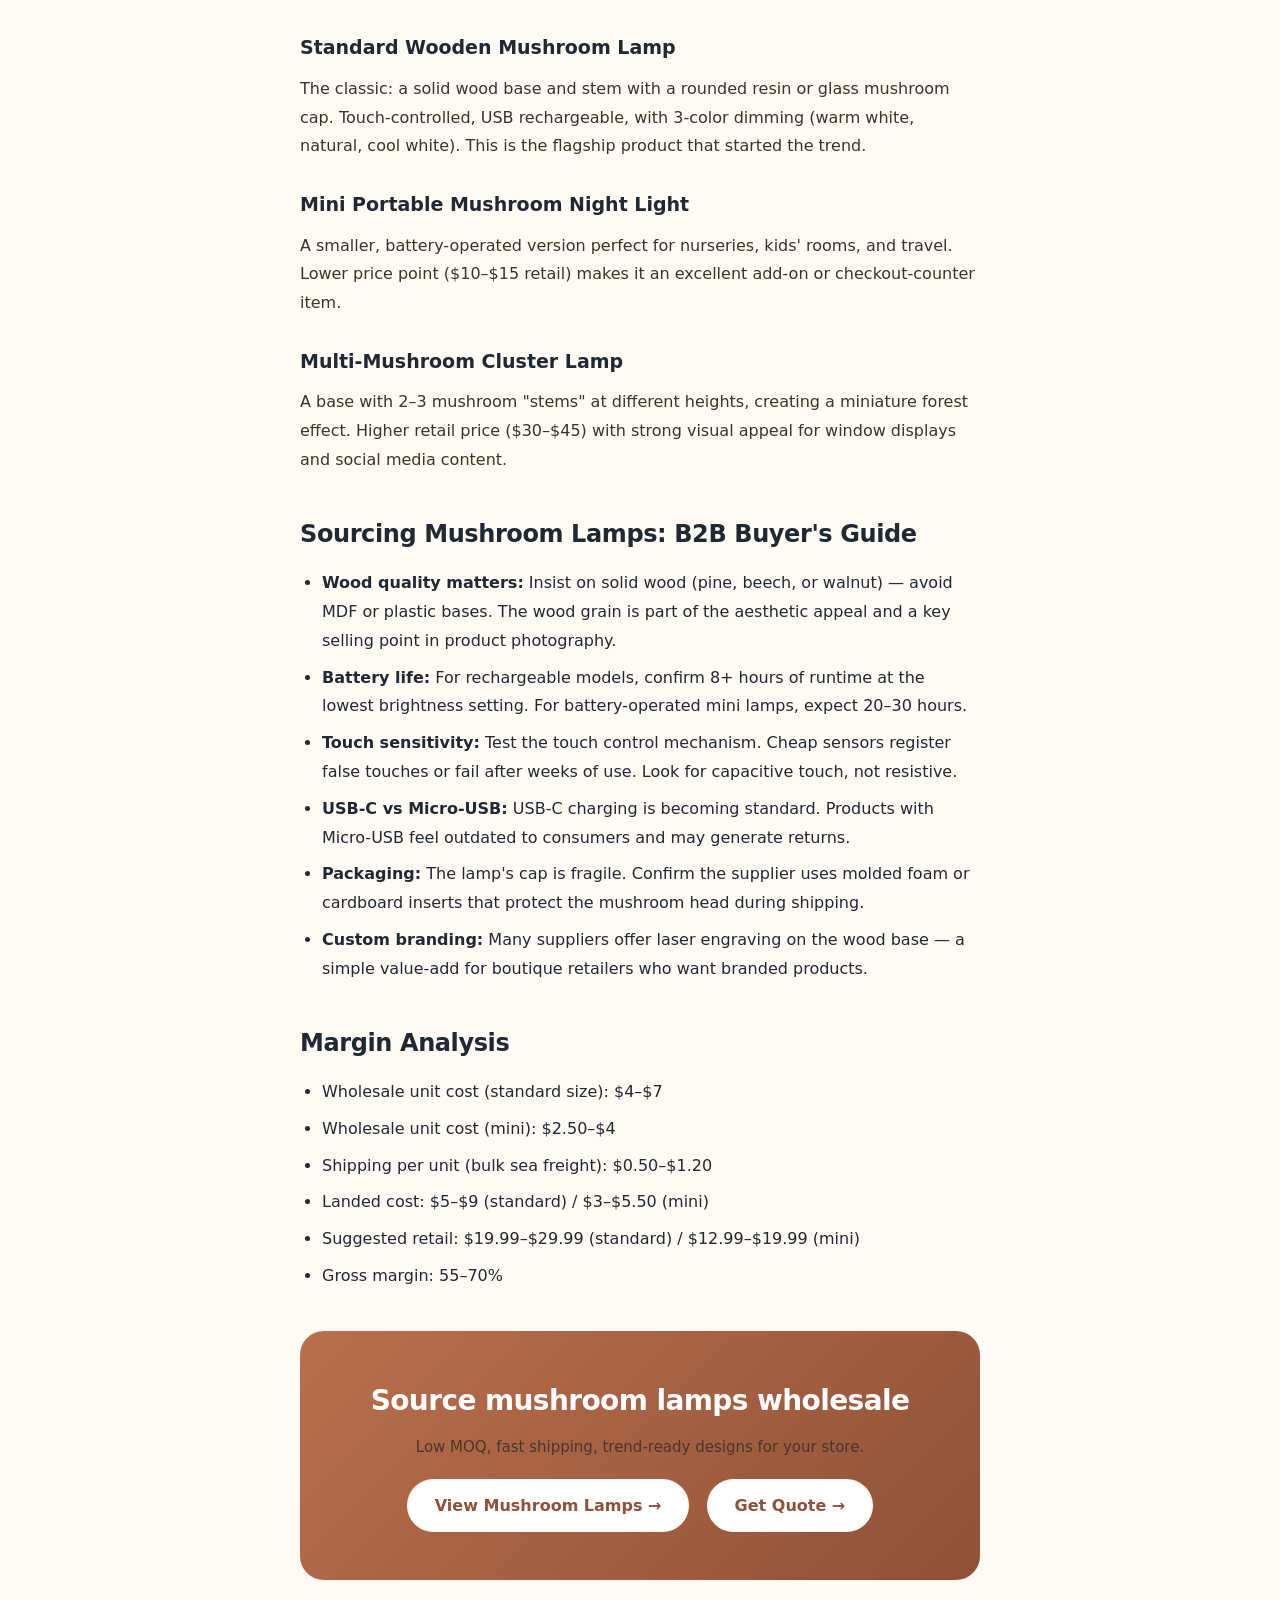
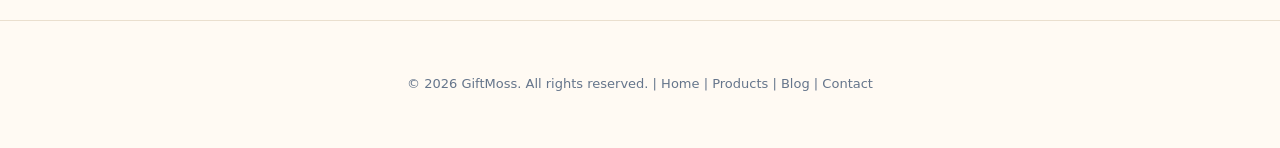
<file: blog-mushroom-lamp.html>
<!doctype html>
<html lang="en">
<head>
  <meta charset="utf-8"><meta name="viewport" content="width=device-width, initial-scale=1">
  <title>Mushroom Lamps: TikTok's Favorite Home Decor Product of 2026 | GiftMoss Blog</title>
  <meta name="description" content="The mushroom LED table lamp went viral on social media and is selling out everywhere. Learn why this wooden lamp is 2026's hottest home decor product and how B2B buyers can source it wholesale.">
  <meta name="robots" content="index, follow">
  <link rel="canonical" href="https://giftmoss.com/blog-mushroom-lamp">
  <link rel="icon" href="assets/img/logo.svg"><link rel="stylesheet" href="assets/css/style.css">
  <meta property="og:type" content="article">
  <meta property="og:title" content="Mushroom Lamps: TikTok's Favorite Home Decor Product of 2026">
  <meta property="og:description" content="The mushroom LED table lamp is 2026's hottest home decor product. Wholesale sourcing guide for B2B buyers.">
  <meta property="og:url" content="https://giftmoss.com/blog-mushroom-lamp">
  <meta property="og:image" content="https://giftmoss.com/assets/img/products/mushroom-lamp.jpg">
  <meta property="og:site_name" content="GiftMoss">
  <meta name="twitter:card" content="summary_large_image">
  <meta name="twitter:title" content="Mushroom Lamps: TikTok's Favorite Home Decor Product of 2026">
  <meta name="twitter:description" content="The mushroom LED table lamp is selling out everywhere. Wholesale sourcing guide for B2B buyers.">
  <meta name="twitter:image" content="https://giftmoss.com/assets/img/products/mushroom-lamp.jpg">
  <script type="application/ld+json">
  {
    "@context": "https://schema.org",
    "@type": "Article",
    "headline": "Mushroom Lamps: TikTok's Favorite Home Decor Product of 2026",
    "description": "The mushroom LED table lamp went viral on social media and is selling out everywhere. Wholesale sourcing guide for B2B buyers.",
    "image": "https://giftmoss.com/assets/img/products/mushroom-lamp.jpg",
    "author": { "@type": "Organization", "name": "GiftMoss", "url": "https://giftmoss.com" },
    "publisher": { "@type": "Organization", "name": "GiftMoss", "url": "https://giftmoss.com", "logo": { "@type": "ImageObject", "url": "https://giftmoss.com/assets/img/logo.svg" } },
    "datePublished": "2026-07-12",
    "dateModified": "2026-07-13"
  }
  </script>
  <style>
    .article-header { text-align: center; padding: 40px 0 24px; }
    .article-header .breadcrumb { font-size: 13px; color: var(--muted, #65758b); margin-bottom: 8px; }
    .article-header h1 { font-size: 36px; max-width: 800px; margin: 0 auto 12px; line-height: 1.25; letter-spacing: -.6px; }
    .article-header .meta { font-size: 13px; color: var(--muted, #65758b); }
    .article-header .tags { display: flex; justify-content: center; gap: 8px; margin-bottom: 12px; flex-wrap: wrap; }
    .article-header .tags span { font-size: 12px; font-weight: 700; padding: 4px 12px; border-radius: 999px; background: #fef3e8; color: var(--clay-dark, #8f5137); }
    .article-body { max-width: 720px; margin: 0 auto; padding: 0 20px 40px; }
    .article-body h2 { font-size: 24px; margin: 40px 0 16px; letter-spacing: -.4px; }
    .article-body h3 { font-size: 19px; margin: 28px 0 12px; }
    .article-body p { font-size: 16px; line-height: 1.8; color: var(--text, #3d3227); margin: 0 0 18px; }
    .article-body ul { margin: 0 0 20px; padding-left: 22px; }
    .article-body ul li { font-size: 16px; line-height: 1.8; margin-bottom: 8px; }
    .article-body .highlight-box { background: #fef9f3; border: 1px solid #f3d8c0; border-radius: 16px; padding: 24px; margin: 28px 0; }
    .article-body .highlight-box h3 { margin-top: 0; }
    .cta-banner { text-align: center; padding: 48px 24px; background: linear-gradient(135deg, var(--clay, #b96f4d), var(--clay-dark, #8f5137)); border-radius: 24px; color: #fff; margin-top: 40px; }
    .cta-banner h2 { font-size: 28px; margin: 0 0 10px; letter-spacing: -.6px; }
    .cta-banner p { font-size: 15px; opacity: .9; margin: 0 0 18px; max-width: 480px; margin-left: auto; margin-right: auto; }
    .cta-banner .btn-light { background: #fff; color: var(--clay-dark, #8f5137); border: none; font-weight: 800; padding: 14px 28px; border-radius: 999px; display: inline-flex; align-items: center; gap: 8px; transition: .2s ease; }
    .cta-banner .btn-light:hover { transform: translateY(-2px); box-shadow: 0 12px 32px rgba(0,0,0,.18); }
  </style>
</head>
<body>
  <div class="topbar"><div class="container"><span>OEM / ODM handmade gifts for global retailers</span><span>Low MOQ · Custom packaging · Wholesale inquiry ready</span></div></div>
  <header class="navbar"><div class="container nav-inner"><a class="logo" href="/"><span class="logo-mark">G</span><span>GiftMoss</span></a><nav class="nav-links"><a href="/">Home</a><a href="/products">Products</a><a href="/wholesale">Wholesale</a><a href="/about">About</a><a href="/blog">Blog</a><a href="/contact">Contact</a></nav><div class="nav-actions"><a class="btn btn-outline" href="/products">View Catalog</a><a class="btn btn-primary" href="/wholesale">Get Quote</a><button class="menu-btn" aria-label="Open menu">☰</button></div></div></header>

  <main>
    <section class="article-header"><div class="container">
      <span class="breadcrumb"><a href="/">Home</a> / <a href="/blog">Blog</a> / Mushroom Lamp Guide</span>
      <div class="tags"><span>Lighting</span><span>Trending</span><span>TikTok</span></div>
      <h1>Mushroom Lamps: TikTok's Favorite Home Decor Product of 2026</h1>
      <div class="meta">Published July 12, 2026 · 4 min read</div>
    </div></section>

    <div class="article-body">
      <p>If there is one home decor product that defines 2026, it is the mushroom lamp. These simple wooden LED lamps — shaped like a mushroom with a rounded cap and illuminated stem — have taken over TikTok, Instagram, and Pinterest with millions of views and shares. For B2B buyers, this is the kind of viral moment that creates real wholesale opportunity.</p>

      <div class="highlight-box">
        <h3>By the Numbers</h3>
        <p>#MushroomLamp has over 800 million views on TikTok. Amazon search volume for "mushroom lamp" is up 430% year-over-year. Independent boutiques and gift shops are reporting sellouts within days of stocking.</p>
      </div>

      <h2>Why Mushroom Lamps Went Viral</h2>
      <h3>1. The Cozy Aesthetic</h3>
      <p>Mushroom lamps deliver warm, ambient lighting that photographs beautifully. In a social media era dominated by "cozycore" and "warm lighting" trends, these lamps are made for Instagram reels and TikTok room tours.</p>

      <h3>2. The Nature-Design Crossover</h3>
      <p>The mushroom shape taps into the broader "biophilic design" trend — bringing natural forms indoors. Unlike purely decorative objects, mushroom lamps are functional lighting with an organic silhouette that works across decor styles: Nordic minimalism, cottagecore, Japandi, and even modern kids' rooms.</p>

      <h3>3. The Price Sweet Spot</h3>
      <p>Retailing at $15–$30, mushroom lamps hit the impulse-buy price point perfectly. Consumers see them on social media, click, and buy without hesitation. This rapid conversion cycle makes them ideal for online retailers and brick-and-mortar gift shops alike.</p>

      <h3>4. Gift-Ready Design</h3>
      <p>Small, unique, and under $30 — mushroom lamps check every box for gifting. They work as birthday presents, housewarming gifts, and holiday stocking stuffers. Retailers who stock them year-round report strong sales even outside typical gift seasons.</p>

      <h2>Key Product Variants for Wholesale</h2>
      <h3>Standard Wooden Mushroom Lamp</h3>
      <p>The classic: a solid wood base and stem with a rounded resin or glass mushroom cap. Touch-controlled, USB rechargeable, with 3-color dimming (warm white, natural, cool white). This is the flagship product that started the trend.</p>

      <h3>Mini Portable Mushroom Night Light</h3>
      <p>A smaller, battery-operated version perfect for nurseries, kids' rooms, and travel. Lower price point ($10–$15 retail) makes it an excellent add-on or checkout-counter item.</p>

      <h3>Multi-Mushroom Cluster Lamp</h3>
      <p>A base with 2–3 mushroom "stems" at different heights, creating a miniature forest effect. Higher retail price ($30–$45) with strong visual appeal for window displays and social media content.</p>

      <h2>Sourcing Mushroom Lamps: B2B Buyer's Guide</h2>
      <ul>
        <li><strong>Wood quality matters:</strong> Insist on solid wood (pine, beech, or walnut) — avoid MDF or plastic bases. The wood grain is part of the aesthetic appeal and a key selling point in product photography.</li>
        <li><strong>Battery life:</strong> For rechargeable models, confirm 8+ hours of runtime at the lowest brightness setting. For battery-operated mini lamps, expect 20–30 hours.</li>
        <li><strong>Touch sensitivity:</strong> Test the touch control mechanism. Cheap sensors register false touches or fail after weeks of use. Look for capacitive touch, not resistive.</li>
        <li><strong>USB-C vs Micro-USB:</strong> USB-C charging is becoming standard. Products with Micro-USB feel outdated to consumers and may generate returns.</li>
        <li><strong>Packaging:</strong> The lamp's cap is fragile. Confirm the supplier uses molded foam or cardboard inserts that protect the mushroom head during shipping.</li>
        <li><strong>Custom branding:</strong> Many suppliers offer laser engraving on the wood base — a simple value-add for boutique retailers who want branded products.</li>
      </ul>

      <h2>Margin Analysis</h2>
      <ul>
        <li>Wholesale unit cost (standard size): $4–$7</li>
        <li>Wholesale unit cost (mini): $2.50–$4</li>
        <li>Shipping per unit (bulk sea freight): $0.50–$1.20</li>
        <li>Landed cost: $5–$9 (standard) / $3–$5.50 (mini)</li>
        <li>Suggested retail: $19.99–$29.99 (standard) / $12.99–$19.99 (mini)</li>
        <li>Gross margin: 55–70%</li>
      </ul>

      <div class="cta-banner">
        <h2>Source mushroom lamps wholesale</h2>
        <p>Low MOQ, fast shipping, trend-ready designs for your store.</p>
        <a class="btn-light" href="/products?category=decor-wood">View Mushroom Lamps →</a>
        <a class="btn-light" href="/wholesale" style="margin-left:12px">Get Quote →</a>
      </div>
    </div>
  </main>

  <footer style="text-align:center;padding:40px 20px;color:var(--muted,#65758b);font-size:13px;border-top:1px solid var(--line,#eadfce)">
    <p>&copy; 2026 GiftMoss. All rights reserved. | <a href="/">Home</a> | <a href="/products">Products</a> | <a href="/blog">Blog</a> | <a href="/contact">Contact</a></p>
  </footer>
</body>
</html>
</file>
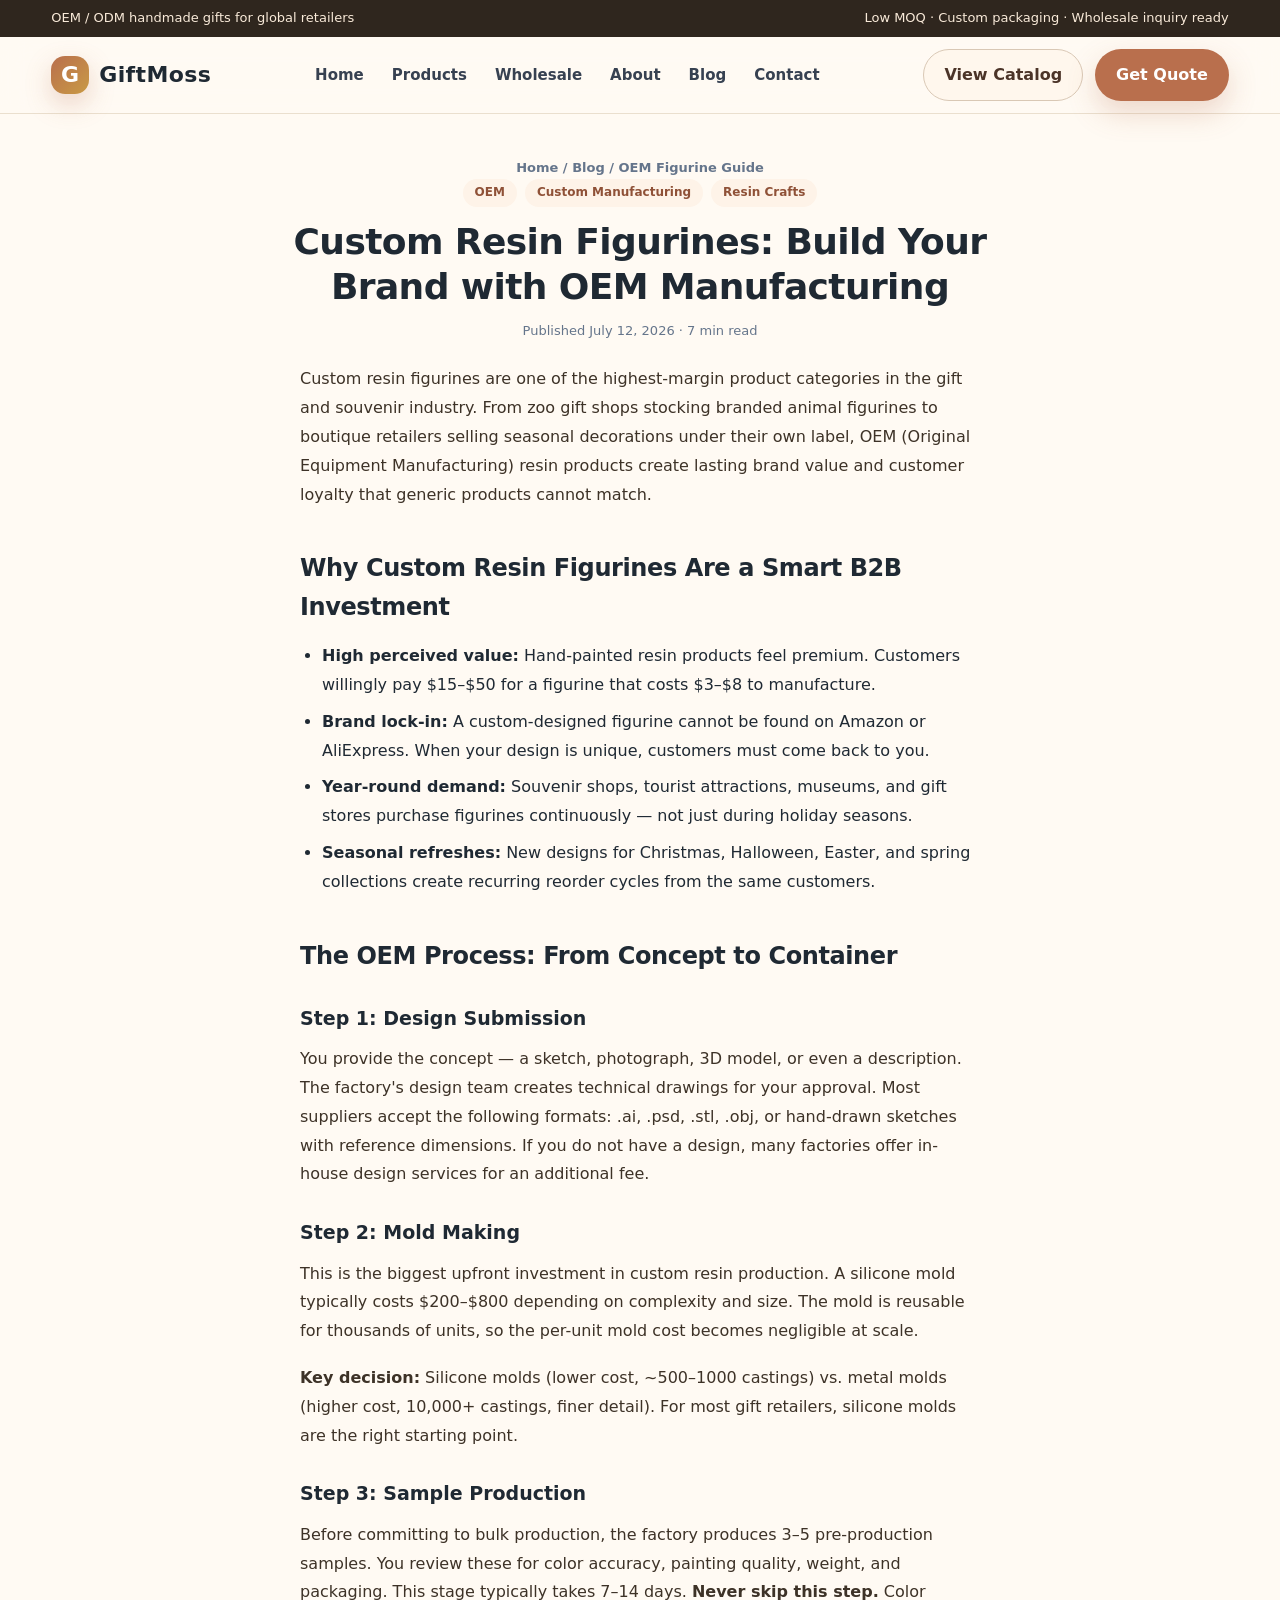
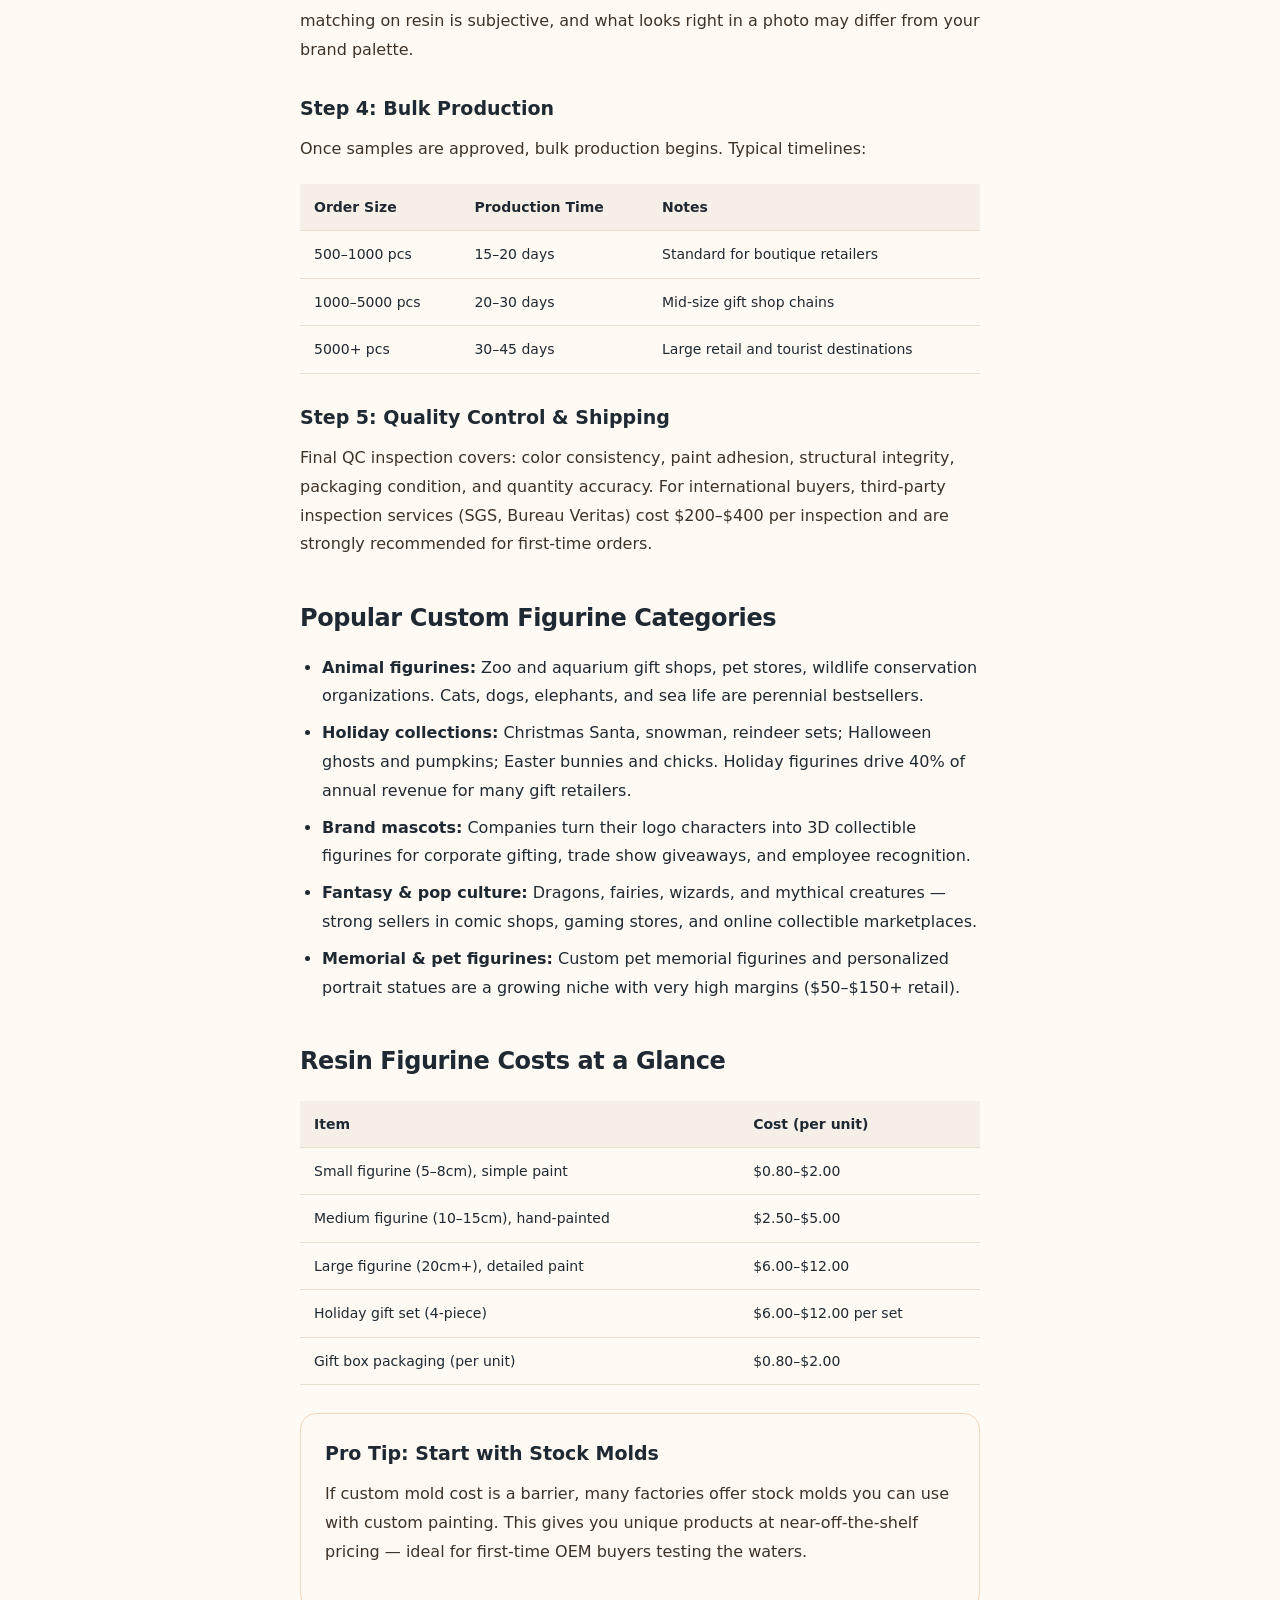
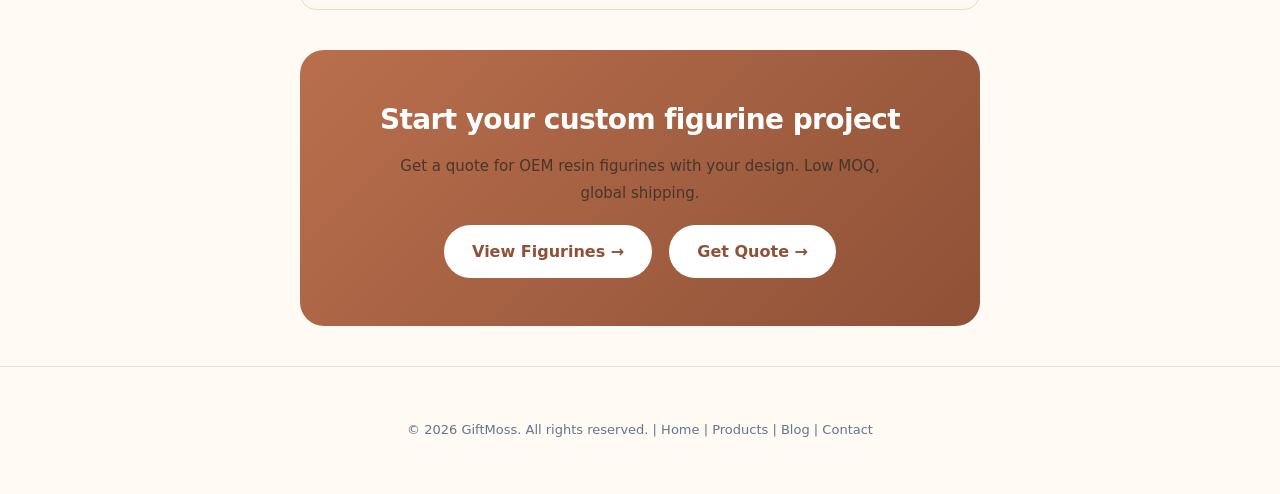
<file: blog-resin-figurines.html>
<!doctype html>
<html lang="en">
<head>
  <meta charset="utf-8"><meta name="viewport" content="width=device-width, initial-scale=1">
  <title>Custom Resin Figurines: Build Your Brand with OEM Manufacturing | GiftMoss Blog</title>
  <meta name="description" content="From souvenir shops to brand mascots, custom resin figurines deliver high margins and brand loyalty. Complete B2B guide to OEM manufacturing, from mold making to bulk shipping.">
  <meta name="robots" content="index, follow">
  <link rel="canonical" href="https://giftmoss.com/blog-resin-figurines">
  <link rel="icon" href="assets/img/logo.svg"><link rel="stylesheet" href="assets/css/style.css">
  <meta property="og:type" content="article">
  <meta property="og:title" content="Custom Resin Figurines: Build Your Brand with OEM Manufacturing">
  <meta property="og:description" content="From souvenir shops to brand mascots, custom resin figurines deliver high margins. Complete B2B guide to OEM manufacturing.">
  <meta property="og:url" content="https://giftmoss.com/blog-resin-figurines">
  <meta property="og:image" content="https://giftmoss.com/assets/img/products/resin-figurine-real.jpg">
  <meta property="og:site_name" content="GiftMoss">
  <meta name="twitter:card" content="summary_large_image">
  <meta name="twitter:title" content="Custom Resin Figurines: Build Your Brand with OEM Manufacturing">
  <meta name="twitter:description" content="Custom resin figurines deliver high margins and brand loyalty. Complete B2B guide to OEM manufacturing.">
  <meta name="twitter:image" content="https://giftmoss.com/assets/img/products/resin-figurine-real.jpg">
  <script type="application/ld+json">
  {
    "@context": "https://schema.org",
    "@type": "Article",
    "headline": "Custom Resin Figurines: Build Your Brand with OEM Manufacturing",
    "description": "From souvenir shops to brand mascots, custom resin figurines deliver high margins and brand loyalty. Complete B2B guide to OEM manufacturing.",
    "image": "https://giftmoss.com/assets/img/products/resin-figurine-real.jpg",
    "author": { "@type": "Organization", "name": "GiftMoss", "url": "https://giftmoss.com" },
    "publisher": { "@type": "Organization", "name": "GiftMoss", "url": "https://giftmoss.com", "logo": { "@type": "ImageObject", "url": "https://giftmoss.com/assets/img/logo.svg" } },
    "datePublished": "2026-07-12",
    "dateModified": "2026-07-13"
  }
  </script>
  <style>
    .article-header { text-align: center; padding: 40px 0 24px; }
    .article-header .breadcrumb { font-size: 13px; color: var(--muted, #65758b); margin-bottom: 8px; }
    .article-header h1 { font-size: 36px; max-width: 800px; margin: 0 auto 12px; line-height: 1.25; letter-spacing: -.6px; }
    .article-header .meta { font-size: 13px; color: var(--muted, #65758b); }
    .article-header .tags { display: flex; justify-content: center; gap: 8px; margin-bottom: 12px; flex-wrap: wrap; }
    .article-header .tags span { font-size: 12px; font-weight: 700; padding: 4px 12px; border-radius: 999px; background: #fef3e8; color: var(--clay-dark, #8f5137); }
    .article-body { max-width: 720px; margin: 0 auto; padding: 0 20px 40px; }
    .article-body h2 { font-size: 24px; margin: 40px 0 16px; letter-spacing: -.4px; }
    .article-body h3 { font-size: 19px; margin: 28px 0 12px; }
    .article-body p { font-size: 16px; line-height: 1.8; color: var(--text, #3d3227); margin: 0 0 18px; }
    .article-body ul { margin: 0 0 20px; padding-left: 22px; }
    .article-body ul li { font-size: 16px; line-height: 1.8; margin-bottom: 8px; }
    .article-body .highlight-box { background: #fef9f3; border: 1px solid #f3d8c0; border-radius: 16px; padding: 24px; margin: 28px 0; }
    .article-body .highlight-box h3 { margin-top: 0; }
    .article-body table { width: 100%; border-collapse: collapse; margin: 20px 0; font-size: 14px; }
    .article-body table th, .article-body table td { padding: 12px 14px; text-align: left; border-bottom: 1px solid var(--line, #eadfce); }
    .article-body table th { background: var(--sand, #f6efe7); font-weight: 700; }
    .cta-banner { text-align: center; padding: 48px 24px; background: linear-gradient(135deg, var(--clay, #b96f4d), var(--clay-dark, #8f5137)); border-radius: 24px; color: #fff; margin-top: 40px; }
    .cta-banner h2 { font-size: 28px; margin: 0 0 10px; letter-spacing: -.6px; }
    .cta-banner p { font-size: 15px; opacity: .9; margin: 0 0 18px; max-width: 480px; margin-left: auto; margin-right: auto; }
    .cta-banner .btn-light { background: #fff; color: var(--clay-dark, #8f5137); border: none; font-weight: 800; padding: 14px 28px; border-radius: 999px; display: inline-flex; align-items: center; gap: 8px; transition: .2s ease; }
    .cta-banner .btn-light:hover { transform: translateY(-2px); box-shadow: 0 12px 32px rgba(0,0,0,.18); }
  </style>
</head>
<body>
  <div class="topbar"><div class="container"><span>OEM / ODM handmade gifts for global retailers</span><span>Low MOQ · Custom packaging · Wholesale inquiry ready</span></div></div>
  <header class="navbar"><div class="container nav-inner"><a class="logo" href="/"><span class="logo-mark">G</span><span>GiftMoss</span></a><nav class="nav-links"><a href="/">Home</a><a href="/products">Products</a><a href="/wholesale">Wholesale</a><a href="/about">About</a><a href="/blog">Blog</a><a href="/contact">Contact</a></nav><div class="nav-actions"><a class="btn btn-outline" href="/products">View Catalog</a><a class="btn btn-primary" href="/wholesale">Get Quote</a><button class="menu-btn" aria-label="Open menu">☰</button></div></div></header>

  <main>
    <section class="article-header"><div class="container">
      <span class="breadcrumb"><a href="/">Home</a> / <a href="/blog">Blog</a> / OEM Figurine Guide</span>
      <div class="tags"><span>OEM</span><span>Custom Manufacturing</span><span>Resin Crafts</span></div>
      <h1>Custom Resin Figurines: Build Your Brand with OEM Manufacturing</h1>
      <div class="meta">Published July 12, 2026 · 7 min read</div>
    </div></section>

    <div class="article-body">
      <p>Custom resin figurines are one of the highest-margin product categories in the gift and souvenir industry. From zoo gift shops stocking branded animal figurines to boutique retailers selling seasonal decorations under their own label, OEM (Original Equipment Manufacturing) resin products create lasting brand value and customer loyalty that generic products cannot match.</p>

      <h2>Why Custom Resin Figurines Are a Smart B2B Investment</h2>
      <ul>
        <li><strong>High perceived value:</strong> Hand-painted resin products feel premium. Customers willingly pay $15–$50 for a figurine that costs $3–$8 to manufacture.</li>
        <li><strong>Brand lock-in:</strong> A custom-designed figurine cannot be found on Amazon or AliExpress. When your design is unique, customers must come back to you.</li>
        <li><strong>Year-round demand:</strong> Souvenir shops, tourist attractions, museums, and gift stores purchase figurines continuously — not just during holiday seasons.</li>
        <li><strong>Seasonal refreshes:</strong> New designs for Christmas, Halloween, Easter, and spring collections create recurring reorder cycles from the same customers.</li>
      </ul>

      <h2>The OEM Process: From Concept to Container</h2>

      <h3>Step 1: Design Submission</h3>
      <p>You provide the concept — a sketch, photograph, 3D model, or even a description. The factory's design team creates technical drawings for your approval. Most suppliers accept the following formats: .ai, .psd, .stl, .obj, or hand-drawn sketches with reference dimensions. If you do not have a design, many factories offer in-house design services for an additional fee.</p>

      <h3>Step 2: Mold Making</h3>
      <p>This is the biggest upfront investment in custom resin production. A silicone mold typically costs $200–$800 depending on complexity and size. The mold is reusable for thousands of units, so the per-unit mold cost becomes negligible at scale.</p>
      <p><strong>Key decision:</strong> Silicone molds (lower cost, ~500–1000 castings) vs. metal molds (higher cost, 10,000+ castings, finer detail). For most gift retailers, silicone molds are the right starting point.</p>

      <h3>Step 3: Sample Production</h3>
      <p>Before committing to bulk production, the factory produces 3–5 pre-production samples. You review these for color accuracy, painting quality, weight, and packaging. This stage typically takes 7–14 days. <strong>Never skip this step.</strong> Color matching on resin is subjective, and what looks right in a photo may differ from your brand palette.</p>

      <h3>Step 4: Bulk Production</h3>
      <p>Once samples are approved, bulk production begins. Typical timelines:</p>
      <table>
        <tr><th>Order Size</th><th>Production Time</th><th>Notes</th></tr>
        <tr><td>500–1000 pcs</td><td>15–20 days</td><td>Standard for boutique retailers</td></tr>
        <tr><td>1000–5000 pcs</td><td>20–30 days</td><td>Mid-size gift shop chains</td></tr>
        <tr><td>5000+ pcs</td><td>30–45 days</td><td>Large retail and tourist destinations</td></tr>
      </table>

      <h3>Step 5: Quality Control & Shipping</h3>
      <p>Final QC inspection covers: color consistency, paint adhesion, structural integrity, packaging condition, and quantity accuracy. For international buyers, third-party inspection services (SGS, Bureau Veritas) cost $200–$400 per inspection and are strongly recommended for first-time orders.</p>

      <h2>Popular Custom Figurine Categories</h2>
      <ul>
        <li><strong>Animal figurines:</strong> Zoo and aquarium gift shops, pet stores, wildlife conservation organizations. Cats, dogs, elephants, and sea life are perennial bestsellers.</li>
        <li><strong>Holiday collections:</strong> Christmas Santa, snowman, reindeer sets; Halloween ghosts and pumpkins; Easter bunnies and chicks. Holiday figurines drive 40% of annual revenue for many gift retailers.</li>
        <li><strong>Brand mascots:</strong> Companies turn their logo characters into 3D collectible figurines for corporate gifting, trade show giveaways, and employee recognition.</li>
        <li><strong>Fantasy & pop culture:</strong> Dragons, fairies, wizards, and mythical creatures — strong sellers in comic shops, gaming stores, and online collectible marketplaces.</li>
        <li><strong>Memorial & pet figurines:</strong> Custom pet memorial figurines and personalized portrait statues are a growing niche with very high margins ($50–$150+ retail).</li>
      </ul>

      <h2>Resin Figurine Costs at a Glance</h2>
      <table>
        <tr><th>Item</th><th>Cost (per unit)</th></tr>
        <tr><td>Small figurine (5–8cm), simple paint</td><td>$0.80–$2.00</td></tr>
        <tr><td>Medium figurine (10–15cm), hand-painted</td><td>$2.50–$5.00</td></tr>
        <tr><td>Large figurine (20cm+), detailed paint</td><td>$6.00–$12.00</td></tr>
        <tr><td>Holiday gift set (4-piece)</td><td>$6.00–$12.00 per set</td></tr>
        <tr><td>Gift box packaging (per unit)</td><td>$0.80–$2.00</td></tr>
      </table>

      <div class="highlight-box">
        <h3>Pro Tip: Start with Stock Molds</h3>
        <p>If custom mold cost is a barrier, many factories offer stock molds you can use with custom painting. This gives you unique products at near-off-the-shelf pricing — ideal for first-time OEM buyers testing the waters.</p>
      </div>

      <div class="cta-banner">
        <h2>Start your custom figurine project</h2>
        <p>Get a quote for OEM resin figurines with your design. Low MOQ, global shipping.</p>
        <a class="btn-light" href="/products?category=mixed-resin">View Figurines →</a>
        <a class="btn-light" href="/wholesale" style="margin-left:12px">Get Quote →</a>
      </div>
    </div>
  </main>

  <footer style="text-align:center;padding:40px 20px;color:var(--muted,#65758b);font-size:13px;border-top:1px solid var(--line,#eadfce)">
    <p>&copy; 2026 GiftMoss. All rights reserved. | <a href="/">Home</a> | <a href="/products">Products</a> | <a href="/blog">Blog</a> | <a href="/contact">Contact</a></p>
  </footer>
</body>
</html>
</file>
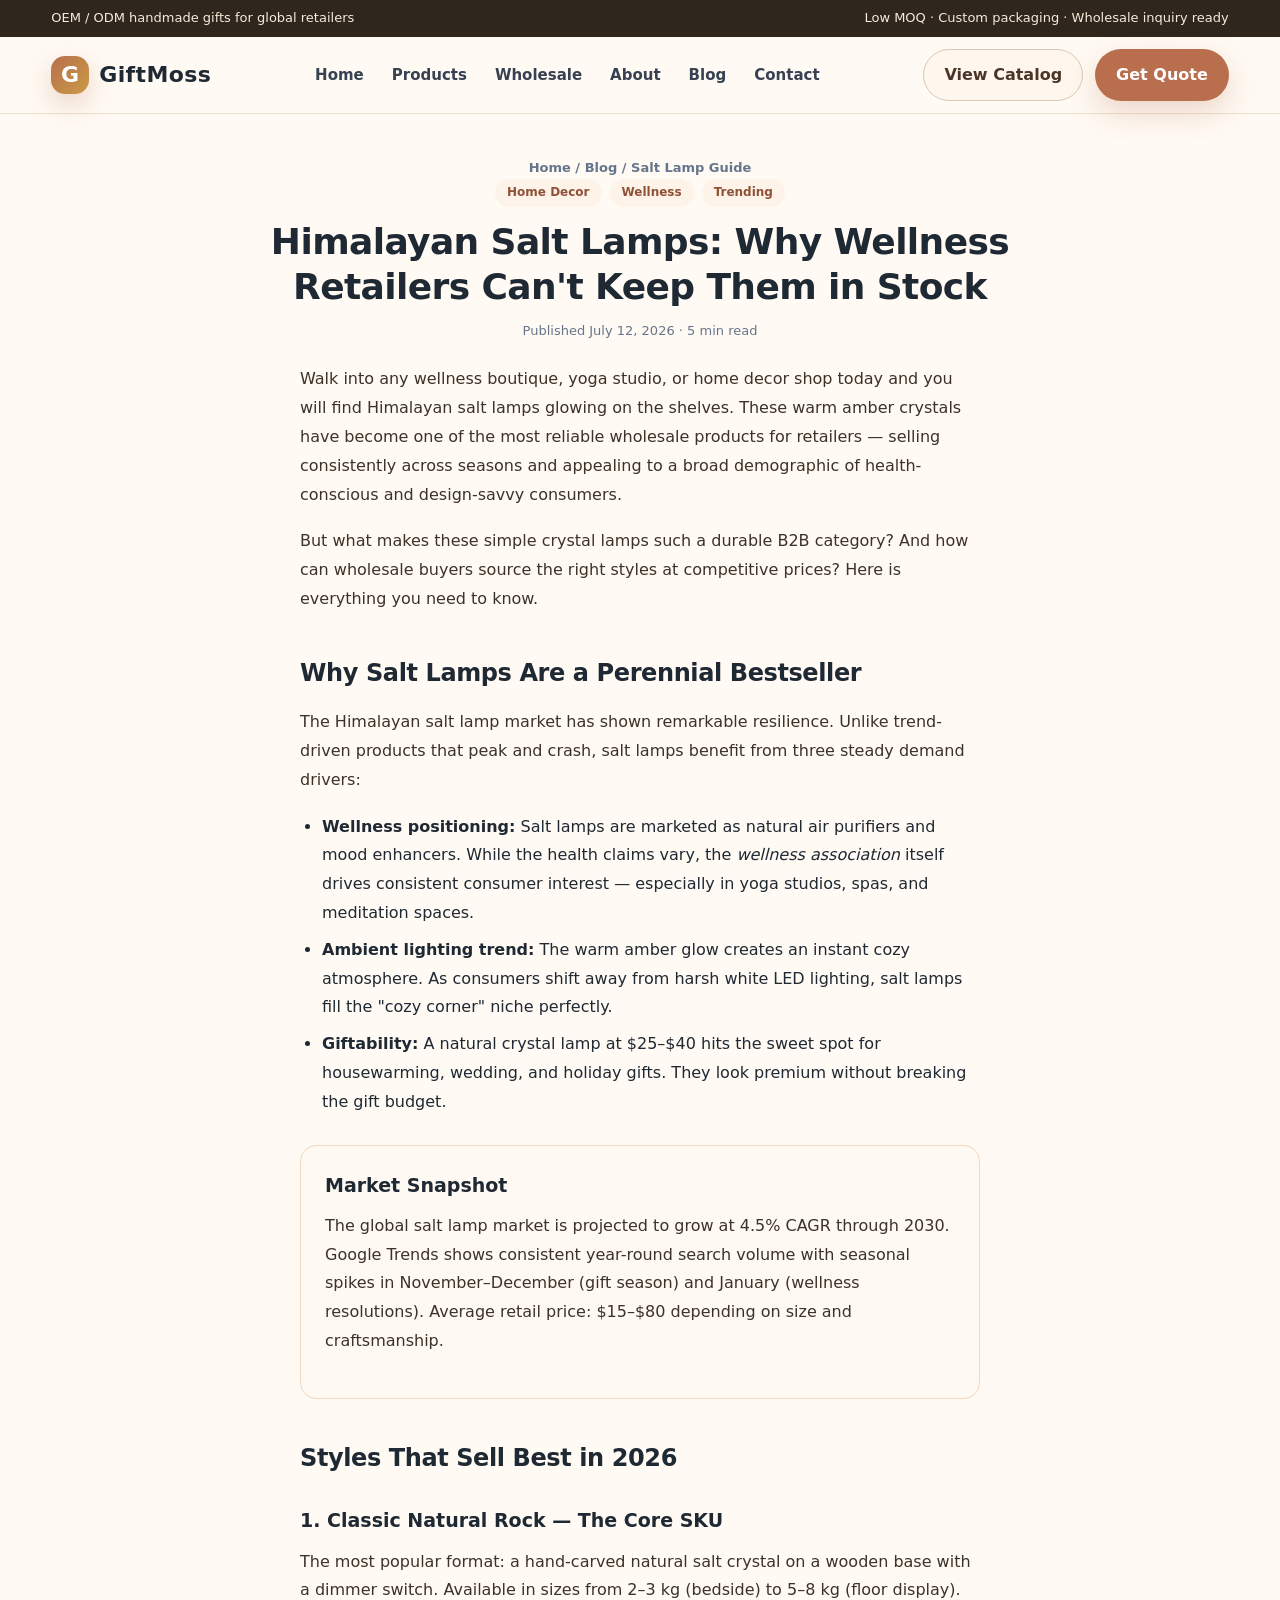
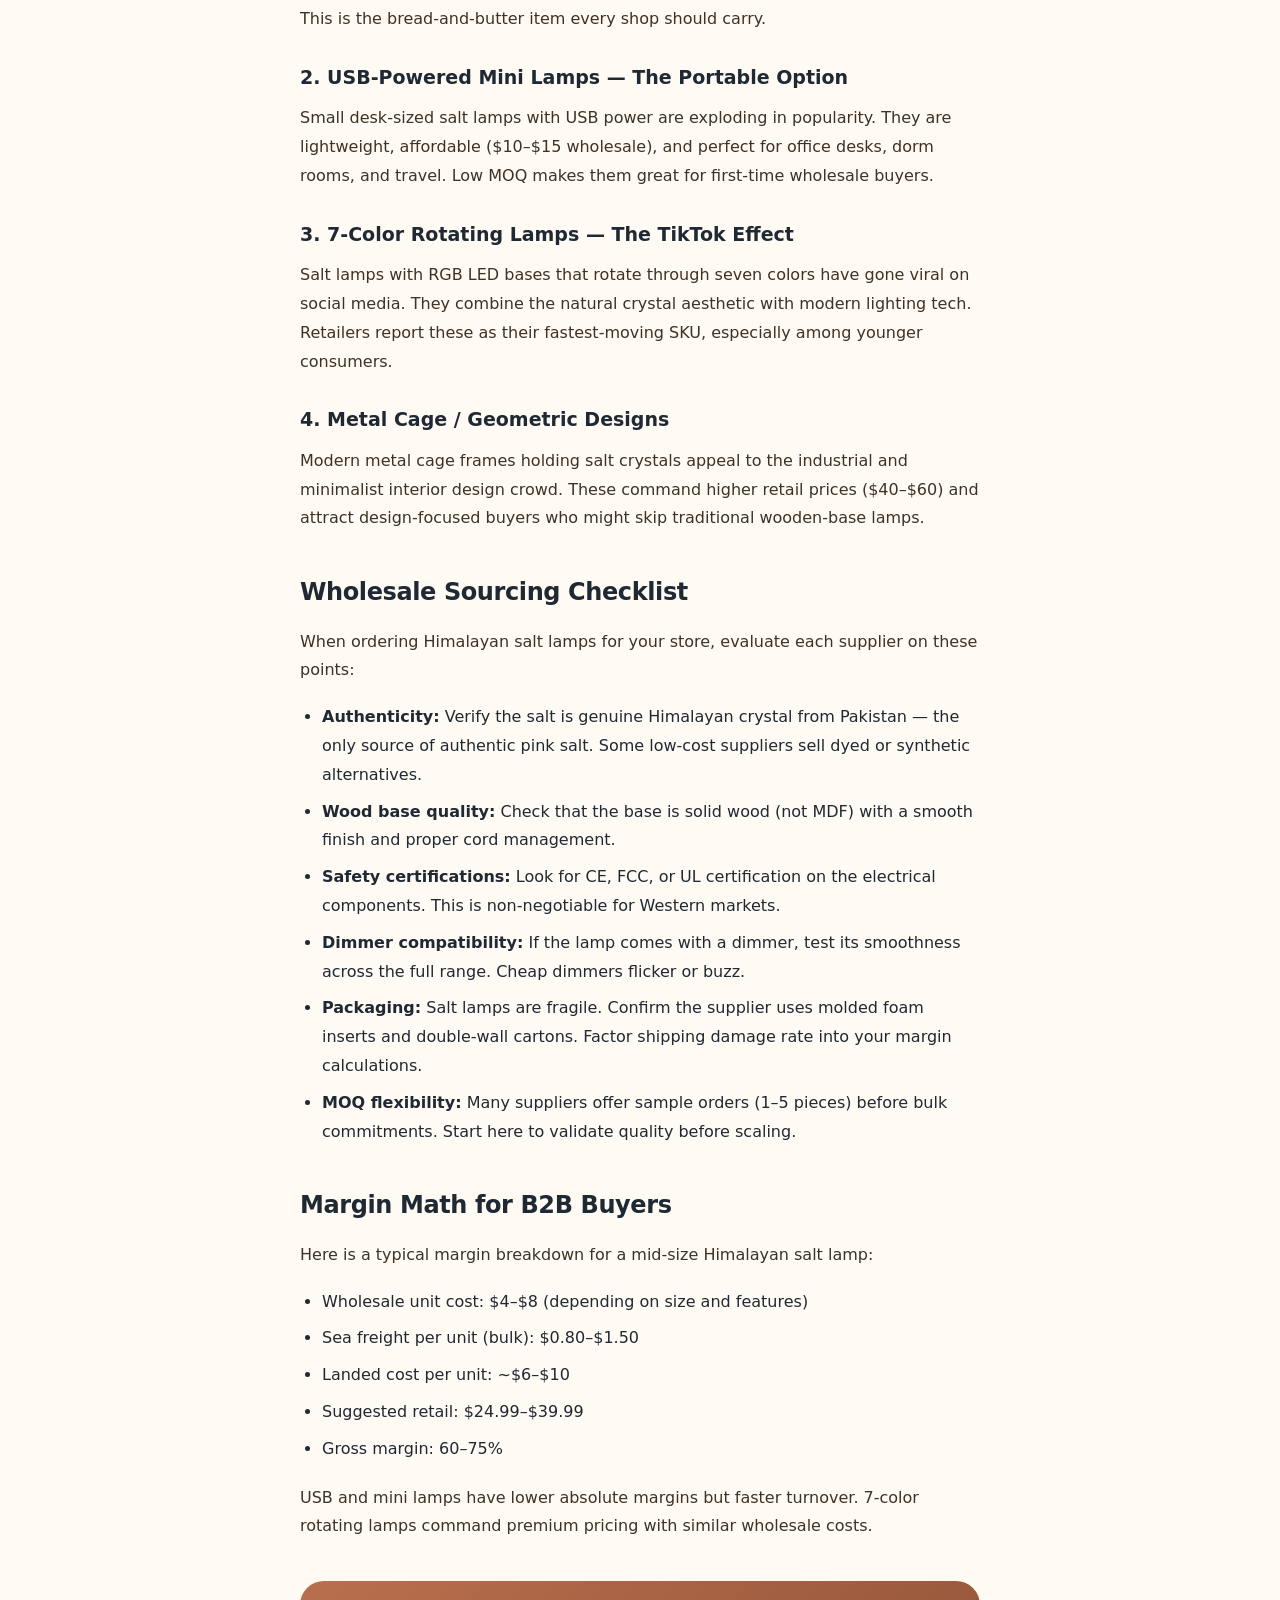
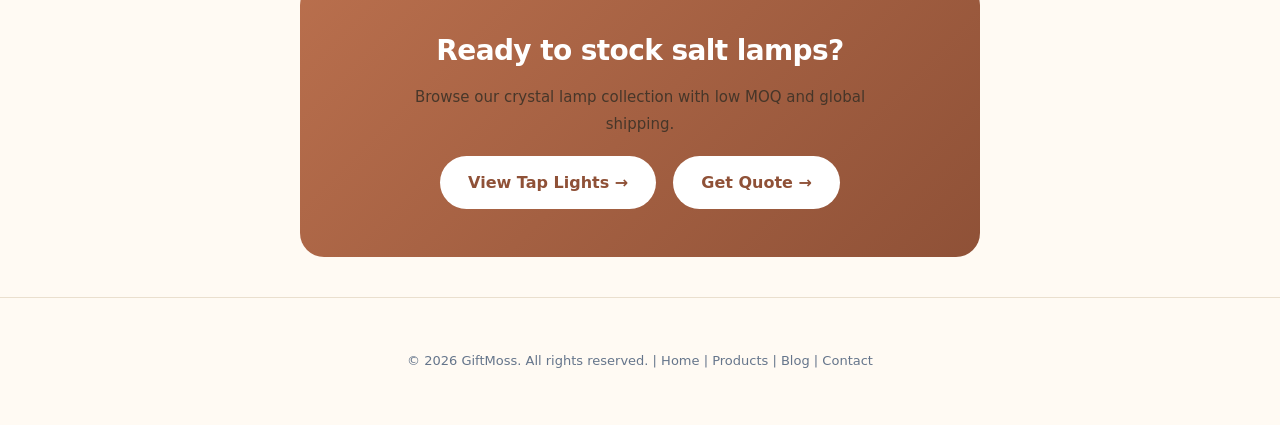
<file: blog-salt-lamp.html>
<!doctype html>
<html lang="en">
<head>
  <meta charset="utf-8"><meta name="viewport" content="width=device-width, initial-scale=1">
  <title>Himalayan Salt Lamps: Why Wellness Retailers Can't Keep Them in Stock | GiftMoss Blog</title>
  <meta name="description" content="Natural crystal salt lamps dominate the wellness and home decor markets. Explore different styles, health benefits, and wholesale sourcing tips for B2B buyers.">
  <meta name="robots" content="index, follow">
  <link rel="canonical" href="https://giftmoss.com/blog-salt-lamp">
  <link rel="icon" href="assets/img/logo.svg"><link rel="stylesheet" href="assets/css/style.css">
  <meta property="og:type" content="article">
  <meta property="og:title" content="Himalayan Salt Lamps: Why Wellness Retailers Can't Keep Them in Stock">
  <meta property="og:description" content="Natural crystal salt lamps are a top seller in health and home decor. Get wholesale sourcing tips, style guide, and margin analysis for B2B buyers.">
  <meta property="og:url" content="https://giftmoss.com/blog-salt-lamp">
  <meta property="og:image" content="https://giftmoss.com/assets/img/products/salt-lamp.jpg">
  <meta property="og:site_name" content="GiftMoss">
  <meta name="twitter:card" content="summary_large_image">
  <meta name="twitter:title" content="Himalayan Salt Lamps: Why Wellness Retailers Can't Keep Them in Stock">
  <meta name="twitter:description" content="Natural crystal salt lamps are a top seller in health and home decor. Wholesale sourcing tips and margin analysis for B2B buyers.">
  <meta name="twitter:image" content="https://giftmoss.com/assets/img/products/salt-lamp.jpg">
  <script type="application/ld+json">
  {
    "@context": "https://schema.org",
    "@type": "Article",
    "headline": "Himalayan Salt Lamps: Why Wellness Retailers Can't Keep Them in Stock",
    "description": "Natural crystal salt lamps are a top seller in the health and home decor markets. Wholesale sourcing tips for B2B buyers.",
    "image": "https://giftmoss.com/assets/img/products/salt-lamp.jpg",
    "author": { "@type": "Organization", "name": "GiftMoss", "url": "https://giftmoss.com" },
    "publisher": { "@type": "Organization", "name": "GiftMoss", "url": "https://giftmoss.com", "logo": { "@type": "ImageObject", "url": "https://giftmoss.com/assets/img/logo.svg" } },
    "datePublished": "2026-07-12",
    "dateModified": "2026-07-13"
  }
  </script>
  <style>
    .article-header { text-align: center; padding: 40px 0 24px; }
    .article-header .breadcrumb { font-size: 13px; color: var(--muted, #65758b); margin-bottom: 8px; }
    .article-header h1 { font-size: 36px; max-width: 800px; margin: 0 auto 12px; line-height: 1.25; letter-spacing: -.6px; }
    .article-header .meta { font-size: 13px; color: var(--muted, #65758b); }
    .article-header .tags { display: flex; justify-content: center; gap: 8px; margin-bottom: 12px; flex-wrap: wrap; }
    .article-header .tags span { font-size: 12px; font-weight: 700; padding: 4px 12px; border-radius: 999px; background: #fef3e8; color: var(--clay-dark, #8f5137); }
    .article-body { max-width: 720px; margin: 0 auto; padding: 0 20px 40px; }
    .article-body h2 { font-size: 24px; margin: 40px 0 16px; letter-spacing: -.4px; }
    .article-body h3 { font-size: 19px; margin: 28px 0 12px; }
    .article-body p { font-size: 16px; line-height: 1.8; color: var(--text, #3d3227); margin: 0 0 18px; }
    .article-body ul { margin: 0 0 20px; padding-left: 22px; }
    .article-body ul li { font-size: 16px; line-height: 1.8; margin-bottom: 8px; }
    .article-body .highlight-box { background: #fef9f3; border: 1px solid #f3d8c0; border-radius: 16px; padding: 24px; margin: 28px 0; }
    .article-body .highlight-box h3 { margin-top: 0; }
    .cta-banner { text-align: center; padding: 48px 24px; background: linear-gradient(135deg, var(--clay, #b96f4d), var(--clay-dark, #8f5137)); border-radius: 24px; color: #fff; margin-top: 40px; }
    .cta-banner h2 { font-size: 28px; margin: 0 0 10px; letter-spacing: -.6px; }
    .cta-banner p { font-size: 15px; opacity: .9; margin: 0 0 18px; max-width: 480px; margin-left: auto; margin-right: auto; }
    .cta-banner .btn-light { background: #fff; color: var(--clay-dark, #8f5137); border: none; font-weight: 800; padding: 14px 28px; border-radius: 999px; display: inline-flex; align-items: center; gap: 8px; transition: .2s ease; }
    .cta-banner .btn-light:hover { transform: translateY(-2px); box-shadow: 0 12px 32px rgba(0,0,0,.18); }
  </style>
</head>
<body>
  <div class="topbar"><div class="container"><span>OEM / ODM handmade gifts for global retailers</span><span>Low MOQ · Custom packaging · Wholesale inquiry ready</span></div></div>
  <header class="navbar"><div class="container nav-inner"><a class="logo" href="/"><span class="logo-mark">G</span><span>GiftMoss</span></a><nav class="nav-links"><a href="/">Home</a><a href="/products">Products</a><a href="/wholesale">Wholesale</a><a href="/about">About</a><a href="/blog">Blog</a><a href="/contact">Contact</a></nav><div class="nav-actions"><a class="btn btn-outline" href="/products">View Catalog</a><a class="btn btn-primary" href="/wholesale">Get Quote</a><button class="menu-btn" aria-label="Open menu">☰</button></div></div></header>

  <main>
    <section class="article-header"><div class="container">
      <span class="breadcrumb"><a href="/">Home</a> / <a href="/blog">Blog</a> / Salt Lamp Guide</span>
      <div class="tags"><span>Home Decor</span><span>Wellness</span><span>Trending</span></div>
      <h1>Himalayan Salt Lamps: Why Wellness Retailers Can't Keep Them in Stock</h1>
      <div class="meta">Published July 12, 2026 · 5 min read</div>
    </div></section>

    <div class="article-body">
      <p>Walk into any wellness boutique, yoga studio, or home decor shop today and you will find Himalayan salt lamps glowing on the shelves. These warm amber crystals have become one of the most reliable wholesale products for retailers — selling consistently across seasons and appealing to a broad demographic of health-conscious and design-savvy consumers.</p>
      <p>But what makes these simple crystal lamps such a durable B2B category? And how can wholesale buyers source the right styles at competitive prices? Here is everything you need to know.</p>

      <h2>Why Salt Lamps Are a Perennial Bestseller</h2>
      <p>The Himalayan salt lamp market has shown remarkable resilience. Unlike trend-driven products that peak and crash, salt lamps benefit from three steady demand drivers:</p>
      <ul>
        <li><strong>Wellness positioning:</strong> Salt lamps are marketed as natural air purifiers and mood enhancers. While the health claims vary, the <em>wellness association</em> itself drives consistent consumer interest — especially in yoga studios, spas, and meditation spaces.</li>
        <li><strong>Ambient lighting trend:</strong> The warm amber glow creates an instant cozy atmosphere. As consumers shift away from harsh white LED lighting, salt lamps fill the "cozy corner" niche perfectly.</li>
        <li><strong>Giftability:</strong> A natural crystal lamp at $25–$40 hits the sweet spot for housewarming, wedding, and holiday gifts. They look premium without breaking the gift budget.</li>
      </ul>

      <div class="highlight-box">
        <h3>Market Snapshot</h3>
        <p>The global salt lamp market is projected to grow at 4.5% CAGR through 2030. Google Trends shows consistent year-round search volume with seasonal spikes in November–December (gift season) and January (wellness resolutions). Average retail price: $15–$80 depending on size and craftsmanship.</p>
      </div>

      <h2>Styles That Sell Best in 2026</h2>
      <h3>1. Classic Natural Rock — The Core SKU</h3>
      <p>The most popular format: a hand-carved natural salt crystal on a wooden base with a dimmer switch. Available in sizes from 2–3 kg (bedside) to 5–8 kg (floor display). This is the bread-and-butter item every shop should carry.</p>

      <h3>2. USB-Powered Mini Lamps — The Portable Option</h3>
      <p>Small desk-sized salt lamps with USB power are exploding in popularity. They are lightweight, affordable ($10–$15 wholesale), and perfect for office desks, dorm rooms, and travel. Low MOQ makes them great for first-time wholesale buyers.</p>

      <h3>3. 7-Color Rotating Lamps — The TikTok Effect</h3>
      <p>Salt lamps with RGB LED bases that rotate through seven colors have gone viral on social media. They combine the natural crystal aesthetic with modern lighting tech. Retailers report these as their fastest-moving SKU, especially among younger consumers.</p>

      <h3>4. Metal Cage / Geometric Designs</h3>
      <p>Modern metal cage frames holding salt crystals appeal to the industrial and minimalist interior design crowd. These command higher retail prices ($40–$60) and attract design-focused buyers who might skip traditional wooden-base lamps.</p>

      <h2>Wholesale Sourcing Checklist</h2>
      <p>When ordering Himalayan salt lamps for your store, evaluate each supplier on these points:</p>
      <ul>
        <li><strong>Authenticity:</strong> Verify the salt is genuine Himalayan crystal from Pakistan — the only source of authentic pink salt. Some low-cost suppliers sell dyed or synthetic alternatives.</li>
        <li><strong>Wood base quality:</strong> Check that the base is solid wood (not MDF) with a smooth finish and proper cord management.</li>
        <li><strong>Safety certifications:</strong> Look for CE, FCC, or UL certification on the electrical components. This is non-negotiable for Western markets.</li>
        <li><strong>Dimmer compatibility:</strong> If the lamp comes with a dimmer, test its smoothness across the full range. Cheap dimmers flicker or buzz.</li>
        <li><strong>Packaging:</strong> Salt lamps are fragile. Confirm the supplier uses molded foam inserts and double-wall cartons. Factor shipping damage rate into your margin calculations.</li>
        <li><strong>MOQ flexibility:</strong> Many suppliers offer sample orders (1–5 pieces) before bulk commitments. Start here to validate quality before scaling.</li>
      </ul>

      <h2>Margin Math for B2B Buyers</h2>
      <p>Here is a typical margin breakdown for a mid-size Himalayan salt lamp:</p>
      <ul>
        <li>Wholesale unit cost: $4–$8 (depending on size and features)</li>
        <li>Sea freight per unit (bulk): $0.80–$1.50</li>
        <li>Landed cost per unit: ~$6–$10</li>
        <li>Suggested retail: $24.99–$39.99</li>
        <li>Gross margin: 60–75%</li>
      </ul>
      <p>USB and mini lamps have lower absolute margins but faster turnover. 7-color rotating lamps command premium pricing with similar wholesale costs.</p>

      <div class="cta-banner">
        <h2>Ready to stock salt lamps?</h2>
        <p>Browse our crystal lamp collection with low MOQ and global shipping.</p>
        <a class="btn-light" href="/products?category=tap-light">View Tap Lights →</a>
        <a class="btn-light" href="/wholesale" style="margin-left:12px">Get Quote →</a>
      </div>
    </div>
  </main>

  <footer style="text-align:center;padding:40px 20px;color:var(--muted,#65758b);font-size:13px;border-top:1px solid var(--line,#eadfce)">
    <p>&copy; 2026 GiftMoss. All rights reserved. | <a href="/">Home</a> | <a href="/products">Products</a> | <a href="/blog">Blog</a> | <a href="/contact">Contact</a></p>
  </footer>
</body>
</html>
</file>
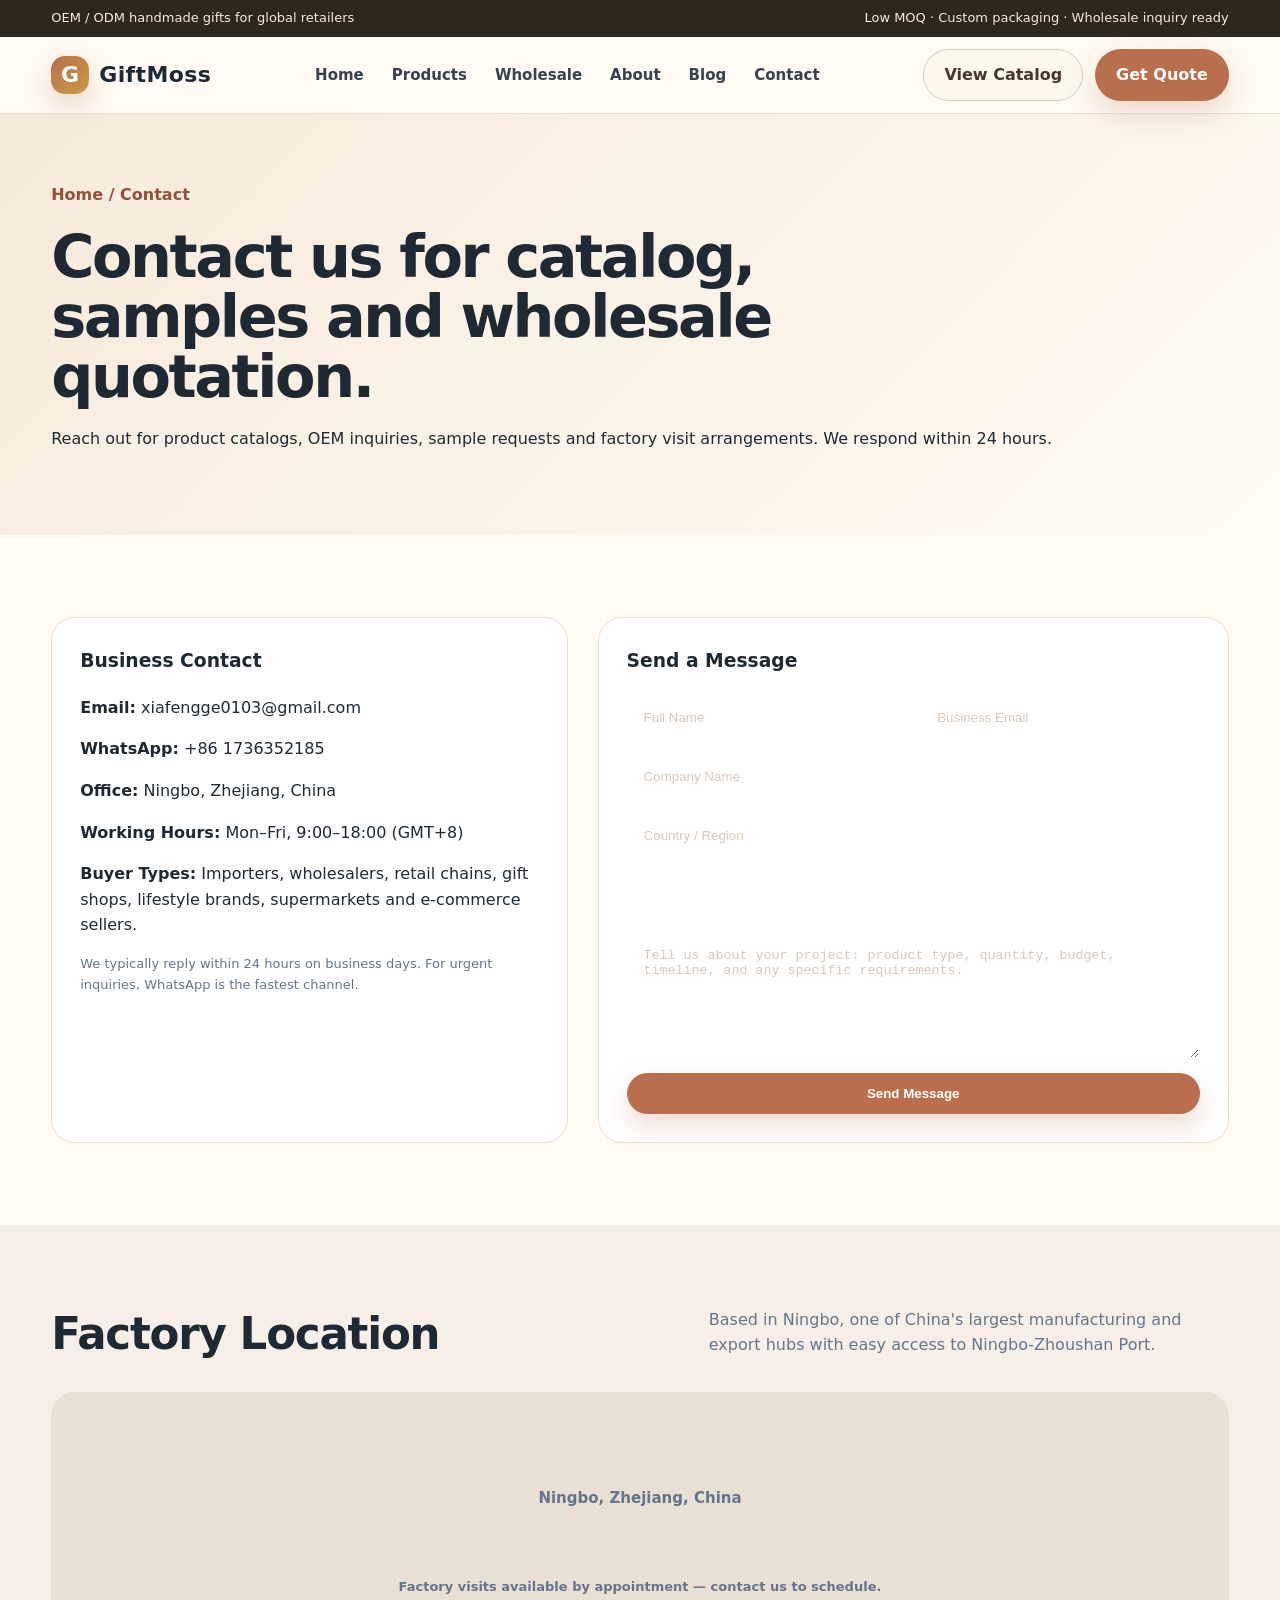
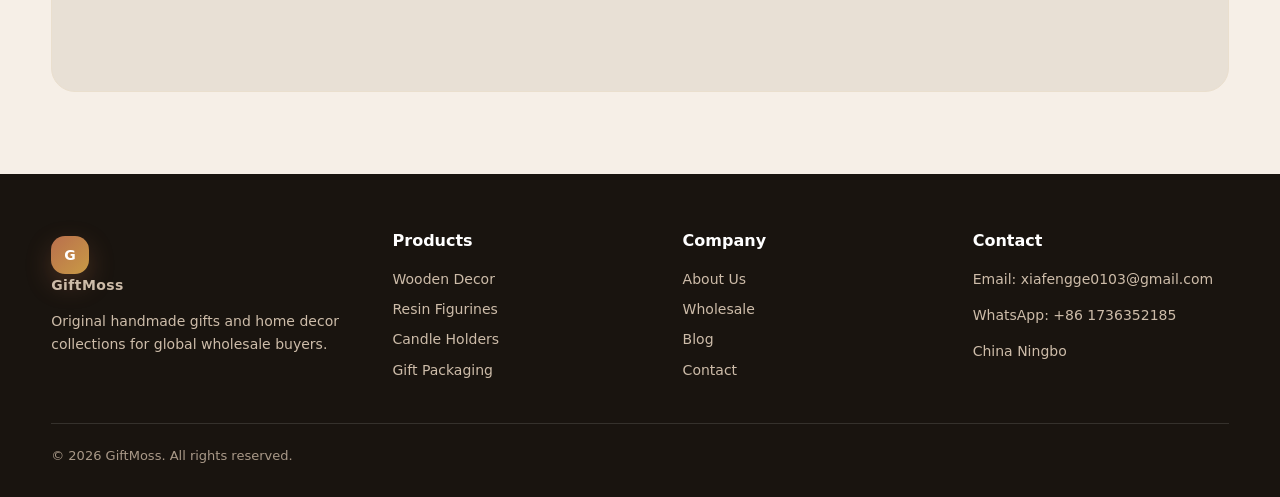
<file: contact.html>
<!doctype html>
<html lang="en">
<head>
  <meta charset="utf-8"><meta name="viewport" content="width=device-width, initial-scale=1">
  <title>Contact GiftMoss | Wholesale Handmade Gifts Inquiry & Factory Visit</title>
  <meta name="description" content="Contact GiftMoss for wholesale handmade gifts inquiries, custom OEM projects, catalog requests and factory visits. Based in Ningbo, China, serving global importers and retailers.">
  <meta name="robots" content="index, follow">
  <link rel="canonical" href="https://giftmoss.com/contact">
  <link rel="icon" href="assets/img/logo.svg"><link rel="stylesheet" href="assets/css/style.css">
  <meta property="og:type" content="website">
  <meta property="og:title" content="Contact GiftMoss | Wholesale Handmade Gifts Inquiry & Factory Visit">
  <meta property="og:description" content="Contact us for wholesale handmade gifts, OEM projects, catalog requests and factory visits. Ningbo, China.">
  <meta property="og:url" content="https://giftmoss.com/contact">
  <meta property="og:image" content="https://giftmoss.com/assets/img/hero-crafts.svg">
  <meta name="twitter:card" content="summary_large_image">
  <script type="application/ld+json">
  {
    "@context": "https://schema.org",
    "@type": "ContactPage",
    "name": "Contact GiftMoss",
    "description": "Contact GiftMoss for wholesale handmade gifts inquiries and factory visits.",
    "url": "https://giftmoss.com/contact.html",
    "isPartOf": { "@type": "WebSite", "name": "GiftMoss", "url": "https://giftmoss.com" }
  }
  </script>
</head>
<body>
  <div class="topbar"><div class="container"><span>OEM / ODM handmade gifts for global retailers</span><span>Low MOQ · Custom packaging · Wholesale inquiry ready</span></div></div>
  <header class="navbar"><div class="container nav-inner"><a class="logo" href="/"><span class="logo-mark">G</span><span>GiftMoss</span></a><nav class="nav-links"><a href="/">Home</a><a href="/products">Products</a><a href="/wholesale">Wholesale</a><a href="/about">About</a><a href="/blog">Blog</a><a href="/contact">Contact</a></nav><div class="nav-actions"><a class="btn btn-outline" href="/products">View Catalog</a><a class="btn btn-primary" href="/wholesale">Get Quote</a><button class="menu-btn" aria-label="Open menu">☰</button></div></div></header>
  <main>
    <section class="page-hero"><div class="container"><span class="breadcrumb"><a href="/">Home</a> / Contact</span><h1>Contact us for catalog, samples and wholesale quotation.</h1><p>Reach out for product catalogs, OEM inquiries, sample requests and factory visit arrangements. We respond within 24 hours.</p></div></section>
    <section class="section"><div class="container contact-grid"><div class="contact-card"><h3>Business Contact</h3><p><strong>Email:</strong> xiafengge0103@gmail.com</p><p><strong>WhatsApp:</strong> +86 1736352185</p><p><strong>Office:</strong> Ningbo, Zhejiang, China</p><p><strong>Working Hours:</strong> Mon–Fri, 9:00–18:00 (GMT+8)</p><p><strong>Buyer Types:</strong> Importers, wholesalers, retail chains, gift shops, lifestyle brands, supermarkets and e-commerce sellers.</p><p style="margin-top:14px;font-size:13px;color:var(--muted)">We typically reply within 24 hours on business days. For urgent inquiries, WhatsApp is the fastest channel.</p></div><div class="contact-card"><h3>Send a Message</h3><form class="form" style="display:grid;grid-template-columns:1fr 1fr;gap:14px"><input type="text" placeholder="Full Name" required><input type="email" placeholder="Business Email" required><input class="full" type="text" placeholder="Company Name"><input class="full" type="text" placeholder="Country / Region"><select class="full"><option value="">What are you interested in?</option><option>Resin Figurines</option><option>Wooden Decor</option><option>Candle Holders</option><option>Woven Baskets</option><option>Gift Packaging</option><option>Mixed Collection</option><option>Factory Visit</option><option>Other</option></select><textarea class="full" placeholder="Tell us about your project: product type, quantity, budget, timeline, and any specific requirements."></textarea><button class="btn btn-primary full" type="submit">Send Message</button></form></div></div></section>
    <section class="section section-soft"><div class="container"><div class="section-head"><h2>Factory Location</h2><p>Based in Ningbo, one of China's largest manufacturing and export hubs with easy access to Ningbo-Zhoushan Port.</p></div><div class="map" style="text-align:center;padding:60px;background:#e8e0d5;border-radius:var(--radius);font-size:15px;color:var(--muted)">Ningbo, Zhejiang, China<br><span style="font-size:13px">Factory visits available by appointment — contact us to schedule.</span></div></div></section>
  </main>
  <footer class="footer"><div class="container footer-grid"><div><a class="logo" href="/"><span class="logo-mark">G</span><span>GiftMoss</span></a><p>Original handmade gifts and home decor collections for global wholesale buyers.</p></div><div><h4>Products</h4><a href="/products">Wooden Decor</a><a href="/products">Resin Figurines</a><a href="/products">Candle Holders</a><a href="/products">Gift Packaging</a></div><div><h4>Company</h4><a href="/about">About Us</a><a href="/wholesale">Wholesale</a><a href="/blog">Blog</a><a href="/contact">Contact</a></div><div><h4>Contact</h4><p>Email: xiafengge0103@gmail.com</p><p>WhatsApp: +86 1736352185</p><p>China Ningbo</p></div></div><div class="container copyright"><span>© 2026 GiftMoss. All rights reserved.</span></div></footer>
  <script src="assets/js/main.js"></script>
</body>
</html>
</file>
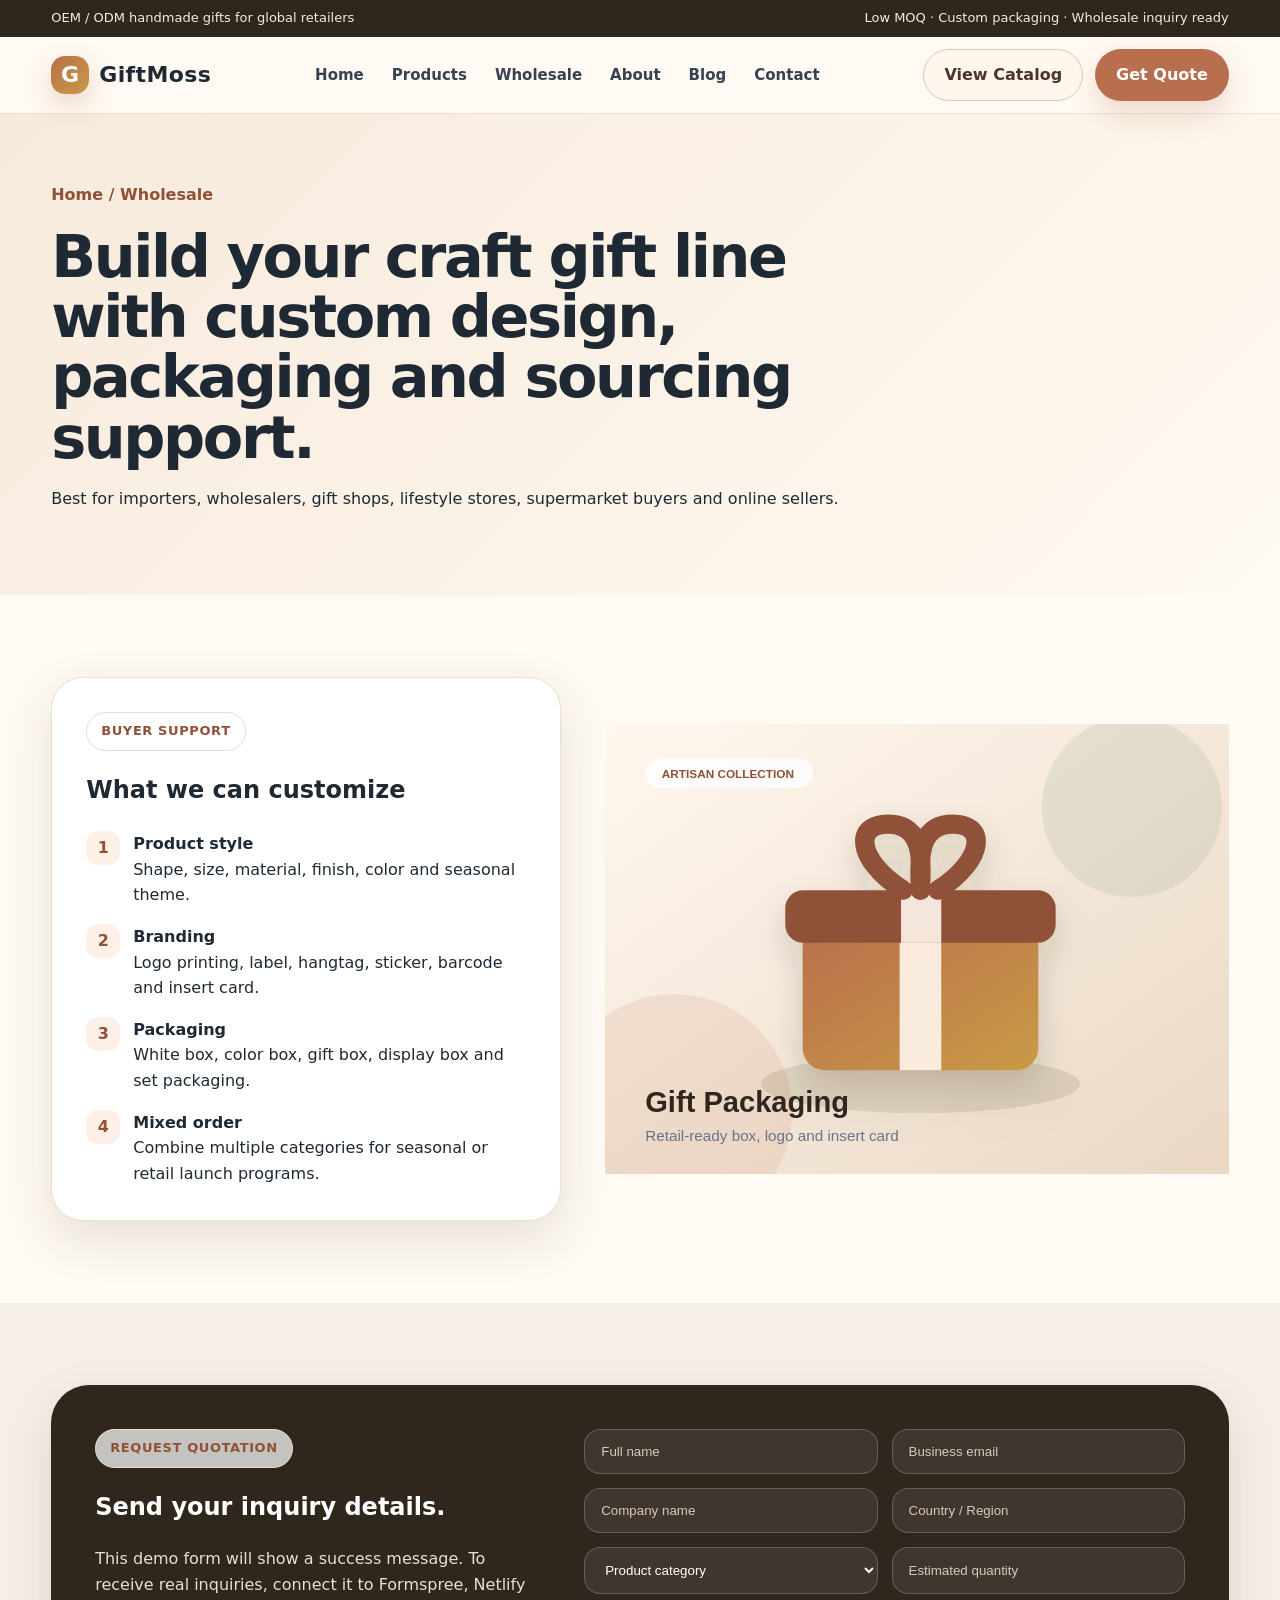
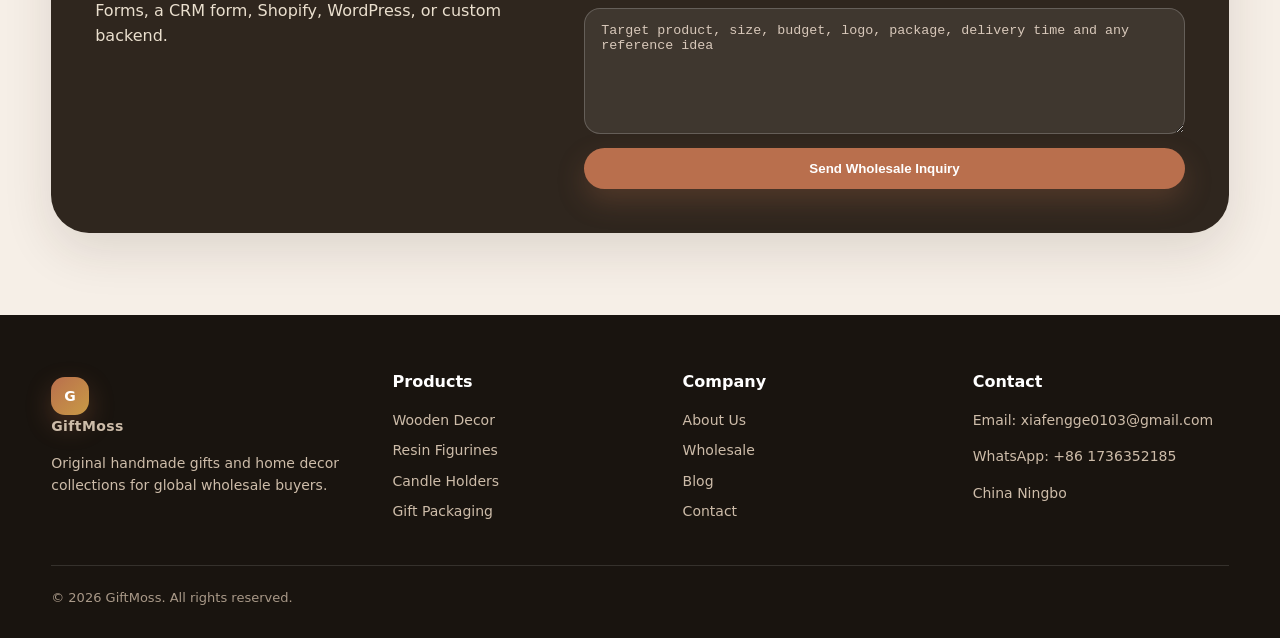
<file: wholesale.html>
<!doctype html>
<html lang="en">
<head>
  <meta charset="utf-8"><meta name="viewport" content="width=device-width, initial-scale=1">
  <title>Wholesale Custom Handmade Gifts | OEM Private Label Inquiry — GiftMoss</title>
  <meta name="description" content="Submit your wholesale handmade gifts inquiry. Custom OEM resin figurines, wooden decor, candle holders & packaging with private label support. Low MOQ, global shipping. Get a quote today.">
  <meta name="robots" content="index, follow">
  <link rel="canonical" href="https://giftmoss.com/wholesale">
  <link rel="icon" href="assets/img/logo.svg"><link rel="stylesheet" href="assets/css/style.css">
  <meta property="og:type" content="website">
  <meta property="og:title" content="Wholesale Custom Handmade Gifts | OEM Private Label Inquiry — GiftMoss">
  <meta property="og:description" content="Submit wholesale inquiry for custom OEM handmade gifts: resin figurines, wooden decor, candle holders & packaging. Low MOQ, global shipping.">
  <meta property="og:url" content="https://giftmoss.com/wholesale">
  <meta property="og:image" content="https://giftmoss.com/assets/img/gift-box.svg">
  <meta name="twitter:card" content="summary_large_image">
  <script type="application/ld+json">
  {
    "@context": "https://schema.org",
    "@type": "WebPage",
    "name": "Wholesale Inquiry — GiftMoss",
    "description": "Submit wholesale handmade gifts inquiry with custom OEM and private label options.",
    "url": "https://giftmoss.com/wholesale.html",
    "isPartOf": { "@type": "WebSite", "name": "GiftMoss", "url": "https://giftmoss.com" }
  }
  </script>
</head>
<body>
  <div class="topbar"><div class="container"><span>OEM / ODM handmade gifts for global retailers</span><span>Low MOQ · Custom packaging · Wholesale inquiry ready</span></div></div>
  <header class="navbar"><div class="container nav-inner"><a class="logo" href="/"><span class="logo-mark">G</span><span>GiftMoss</span></a><nav class="nav-links"><a href="/">Home</a><a href="/products">Products</a><a href="/wholesale">Wholesale</a><a href="/about">About</a><a href="/blog">Blog</a><a href="/contact">Contact</a></nav><div class="nav-actions"><a class="btn btn-outline" href="/products">View Catalog</a><a class="btn btn-primary" href="/wholesale">Get Quote</a><button class="menu-btn" aria-label="Open menu">☰</button></div></div></header>
  <main>
    <section class="page-hero"><div class="container"><span class="breadcrumb">Home / Wholesale</span><h1>Build your craft gift line with custom design, packaging and sourcing support.</h1><p>Best for importers, wholesalers, gift shops, lifestyle stores, supermarket buyers and online sellers.</p></div></section>
    <section class="section"><div class="container split"><div class="feature-panel"><span class="eyebrow">Buyer support</span><h2>What we can customize</h2><div class="feature-list"><div class="feature"><span class="icon">1</span><div><strong>Product style</strong><br><span>Shape, size, material, finish, color and seasonal theme.</span></div></div><div class="feature"><span class="icon">2</span><div><strong>Branding</strong><br><span>Logo printing, label, hangtag, sticker, barcode and insert card.</span></div></div><div class="feature"><span class="icon">3</span><div><strong>Packaging</strong><br><span>White box, color box, gift box, display box and set packaging.</span></div></div><div class="feature"><span class="icon">4</span><div><strong>Mixed order</strong><br><span>Combine multiple categories for seasonal or retail launch programs.</span></div></div></div></div><img src="assets/img/gift-box.svg" alt="Gift box packaging"></div></section>
    <section class="section section-soft"><div class="container inquiry"><div><span class="eyebrow">Request quotation</span><h2>Send your inquiry details.</h2><p>This demo form will show a success message. To receive real inquiries, connect it to Formspree, Netlify Forms, a CRM form, Shopify, WordPress, or custom backend.</p></div><form class="form"><input type="text" placeholder="Full name" required><input type="email" placeholder="Business email" required><input type="text" placeholder="Company name"><input type="text" placeholder="Country / Region"><select><option value="">Product category</option><option>Wooden Decor</option><option>Resin Figurines</option><option>Candle Holders</option><option>Woven Baskets</option><option>Gift Packaging</option><option>Mixed Collection</option></select><input type="text" placeholder="Estimated quantity"><textarea placeholder="Target product, size, budget, logo, package, delivery time and any reference idea"></textarea><button class="btn btn-primary" type="submit">Send Wholesale Inquiry</button></form></div></section>
  </main>
  <footer class="footer"><div class="container footer-grid"><div><a class="logo" href="/"><span class="logo-mark">G</span><span>GiftMoss</span></a><p>Original handmade gifts and home decor collections for global wholesale buyers.</p></div><div><h4>Products</h4><a href="/products">Wooden Decor</a><a href="/products">Resin Figurines</a><a href="/products">Candle Holders</a><a href="/products">Gift Packaging</a></div><div><h4>Company</h4><a href="/about">About Us</a><a href="/wholesale">Wholesale</a><a href="/blog">Blog</a><a href="/contact">Contact</a></div><div><h4>Contact</h4><p>Email: xiafengge0103@gmail.com</p><p>WhatsApp: +86 1736352185</p><p>China Ningbo</p></div></div><div class="container copyright"><span>© 2026 GiftMoss. All rights reserved.</span></div></footer>
  <script src="assets/js/main.js"></script>
</body>
</html>
</file>
<file: assets/css/style.css>
:root{
  --ink:#1f2933;
  --muted:#65758b;
  --sand:#f6efe7;
  --paper:#fffaf3;
  --clay:#b96f4d;
  --clay-dark:#8f5137;
  --sage:#6f8f72;
  --gold:#c99a45;
  --line:#eadfce;
  --white:#ffffff;
  --shadow:0 18px 50px rgba(47,36,25,.12);
  --radius:24px;
}
*{box-sizing:border-box}
html{scroll-behavior:smooth}
body{
  margin:0;
  font-family: ui-sans-serif, system-ui, -apple-system, BlinkMacSystemFont, "Segoe UI", Arial, sans-serif;
  color:var(--ink);
  background:var(--paper);
  line-height:1.6;
}
a{color:inherit;text-decoration:none}
img{max-width:100%;display:block}
.container{width:min(1180px,92vw);margin:auto}
.topbar{background:#2f261e;color:#f9ead9;font-size:13px;padding:8px 0}
.topbar .container{display:flex;justify-content:space-between;gap:18px;flex-wrap:wrap}
.navbar{position:sticky;top:0;background:rgba(255,250,243,.92);backdrop-filter:blur(14px);z-index:20;border-bottom:1px solid var(--line)}
.nav-inner{height:76px;display:flex;align-items:center;justify-content:space-between;gap:24px}
.logo{display:flex;align-items:center;gap:10px;font-weight:850;letter-spacing:.4px;font-size:22px}
.logo-mark{width:38px;height:38px;border-radius:14px;background:linear-gradient(135deg,var(--clay),var(--gold));display:grid;place-items:center;color:#fff;font-weight:900;box-shadow:0 10px 26px rgba(185,111,77,.28)}
.nav-links{display:flex;gap:28px;align-items:center;color:#374151;font-weight:650;font-size:15px}
.nav-links a:hover{color:var(--clay-dark)}
.nav-actions{display:flex;align-items:center;gap:12px}
.btn{display:inline-flex;align-items:center;justify-content:center;gap:8px;border-radius:999px;padding:12px 20px;font-weight:800;border:1px solid transparent;transition:.2s ease;cursor:pointer;white-space:nowrap}
.btn-primary{background:var(--clay);color:#fff;box-shadow:0 12px 28px rgba(185,111,77,.25)}
.btn-primary:hover{background:var(--clay-dark);transform:translateY(-1px)}
.btn-outline{border-color:#d9c8b5;color:#4b3428;background:#fff7ed}
.btn-outline:hover{border-color:var(--clay);color:var(--clay-dark)}
.menu-btn{display:none;border:0;background:transparent;font-size:28px;color:var(--ink)}
.hero{position:relative;overflow:hidden;padding:84px 0 74px;background:radial-gradient(circle at top left,#fff8ee 0,#fff8ee 34%,#f2e1d1 100%)}
.hero:before{content:"";position:absolute;inset:auto -100px -170px auto;width:420px;height:420px;background:rgba(111,143,114,.18);border-radius:50%}
.hero-grid{display:grid;grid-template-columns:1.04fr .96fr;gap:50px;align-items:center;position:relative;z-index:1}
.eyebrow{display:inline-flex;align-items:center;gap:8px;background:rgba(255,255,255,.72);border:1px solid var(--line);border-radius:999px;padding:8px 14px;color:var(--clay-dark);font-weight:850;font-size:13px;letter-spacing:.6px;text-transform:uppercase}
h1{font-size:clamp(42px,5.4vw,72px);line-height:1.02;margin:20px 0 18px;letter-spacing:-2.4px}
.hero p{font-size:18px;color:#536176;max-width:620px;margin:0 0 30px}
.hero-buttons{display:flex;gap:14px;flex-wrap:wrap;margin-bottom:34px}
.hero-stats{display:grid;grid-template-columns:repeat(3,1fr);gap:14px;max-width:600px}
.stat{background:rgba(255,255,255,.66);border:1px solid var(--line);padding:18px;border-radius:20px}
.stat strong{display:block;font-size:26px;color:var(--clay-dark);line-height:1}
.stat span{font-size:13px;color:var(--muted)}
.hero-card{position:relative;background:rgba(255,255,255,.58);border:1px solid rgba(255,255,255,.8);box-shadow:var(--shadow);border-radius:34px;padding:24px}
.hero-card .caption{position:absolute;left:28px;bottom:28px;background:rgba(47,38,30,.82);color:#fff;border-radius:18px;padding:14px 16px;max-width:260px;backdrop-filter:blur(8px)}
.hero-card .caption strong{display:block;margin-bottom:2px}
.section{padding:82px 0}
.section-soft{background:var(--sand)}
.section-head{display:flex;justify-content:space-between;gap:28px;align-items:end;margin-bottom:34px}
.section-head h2{font-size:clamp(30px,3.4vw,48px);line-height:1.08;margin:0;letter-spacing:-1.2px}
.section-head p{color:var(--muted);max-width:520px;margin:0}
.category-grid{display:grid;grid-template-columns:repeat(4,1fr);gap:18px}
.category-card{background:#fff;border:1px solid var(--line);border-radius:var(--radius);overflow:hidden;box-shadow:0 12px 32px rgba(47,36,25,.07);transition:.2s ease}
.category-card:hover{transform:translateY(-4px);box-shadow:var(--shadow)}
.category-card .body{padding:20px}
.category-card h3{margin:0 0 7px;font-size:20px}
.category-card p{margin:0;color:var(--muted);font-size:14px}
.product-grid{display:grid;grid-template-columns:repeat(3,1fr);gap:22px}
.product-card{background:#fff;border:1px solid var(--line);border-radius:var(--radius);overflow:hidden;box-shadow:0 14px 36px rgba(47,36,25,.08)}
.product-info{padding:22px}
.product-top{display:flex;justify-content:space-between;gap:14px;align-items:start;margin-bottom:8px}
.product-info h3{margin:0;font-size:21px;line-height:1.25}
.tag{display:inline-flex;border-radius:999px;background:#eef3ee;color:#496a4b;font-size:12px;font-weight:850;padding:6px 10px;white-space:nowrap}
.product-info p{color:var(--muted);font-size:14px;margin:0 0 16px}
.specs{display:flex;flex-wrap:wrap;gap:8px;margin-bottom:16px}.specs span{border:1px solid var(--line);border-radius:999px;padding:6px 10px;color:#655343;font-size:12px;background:#fffaf3}
.split{display:grid;grid-template-columns:.9fr 1.1fr;gap:44px;align-items:center}
.feature-panel{background:#fff;border:1px solid var(--line);border-radius:32px;padding:34px;box-shadow:var(--shadow)}
.feature-list{display:grid;gap:16px;margin-top:22px}.feature{display:flex;gap:13px}.icon{width:34px;height:34px;flex:0 0 34px;border-radius:12px;background:#fff0e7;color:var(--clay-dark);display:grid;place-items:center;font-weight:900}
.process{display:grid;grid-template-columns:repeat(4,1fr);gap:18px;counter-reset:step}.step{background:#fff;border:1px solid var(--line);border-radius:24px;padding:24px;position:relative}.step:before{counter-increment:step;content:"0" counter(step);display:inline-flex;width:42px;height:42px;border-radius:15px;background:var(--clay);color:#fff;align-items:center;justify-content:center;font-weight:900;margin-bottom:16px}.step h3{margin:0 0 8px}.step p{margin:0;color:var(--muted);font-size:14px}
.inquiry{background:#2f261e;color:#fff;border-radius:38px;padding:44px;display:grid;grid-template-columns:.86fr 1.14fr;gap:36px;box-shadow:var(--shadow)}
.inquiry p{color:#eadfce}.form{display:grid;grid-template-columns:1fr 1fr;gap:14px}.form input,.form textarea,.form select{width:100%;border:1px solid rgba(255,255,255,.2);border-radius:16px;padding:14px 16px;background:rgba(255,255,255,.08);color:#fff;outline:none}.form input::placeholder,.form textarea::placeholder{color:#d8c8ba}.form textarea{min-height:126px;grid-column:1/-1;resize:vertical}.form .full{grid-column:1/-1}.form button{grid-column:1/-1}
.footer{background:#19140f;color:#e7d8c8;padding:54px 0 30px}.footer-grid{display:grid;grid-template-columns:1.2fr repeat(3,1fr);gap:34px}.footer h4{color:#fff;margin:0 0 14px}.footer p,.footer a{color:#cdbca9;font-size:14px}.footer a{display:block;margin:8px 0}.copyright{border-top:1px solid rgba(255,255,255,.12);margin-top:34px;padding-top:22px;color:#a99988;font-size:13px;display:flex;justify-content:space-between;gap:16px;flex-wrap:wrap}
.page-hero{padding:68px 0;background:linear-gradient(135deg,#f7eadb,#fffaf3)}.page-hero h1{font-size:clamp(38px,4.6vw,60px);max-width:820px}.breadcrumb{color:var(--clay-dark);font-weight:850}.filter-bar{display:flex;gap:10px;flex-wrap:wrap;margin-bottom:28px}.filter-btn{border:1px solid var(--line);background:#fff;border-radius:999px;padding:10px 16px;font-weight:800;color:#5c4a3b;cursor:pointer}.filter-btn.active,.filter-btn:hover{background:var(--clay);color:#fff;border-color:var(--clay)}
.contact-grid{display:grid;grid-template-columns:.9fr 1.1fr;gap:30px}.contact-card{background:#fff;border:1px solid var(--line);border-radius:24px;padding:28px}.contact-card h3{margin-top:0}.map{min-height:300px;border-radius:24px;background:linear-gradient(135deg,#eadcca,#fff4e4);display:grid;place-items:center;color:#8f5137;font-weight:900;border:1px solid var(--line)}
.toast{position:fixed;right:22px;bottom:22px;background:#1f2933;color:#fff;border-radius:16px;padding:14px 18px;box-shadow:var(--shadow);opacity:0;transform:translateY(14px);pointer-events:none;transition:.25s ease;z-index:50}.toast.show{opacity:1;transform:translateY(0)}
/* --- 消费电子新增样式 --- */
.cat-icon-placeholder{height:140px;display:grid;place-items:center;font-size:56px;background:linear-gradient(135deg,#f0f4f8,#e8edf2)}.cat-tags{display:flex;flex-wrap:wrap;gap:6px;margin-top:10px}.cat-tags span{border:1px solid var(--line);border-radius:999px;padding:4px 8px;font-size:11px;color:var(--muted)}.product-meta{display:flex;flex-wrap:wrap;gap:8px;margin-bottom:14px;font-size:12px;color:var(--muted)}.product-meta .meta-price{color:var(--clay-dark);font-weight:800;font-size:14px}.product-meta .meta-moq,.product-meta .meta-oem{background:#f0f4f8;border-radius:999px;padding:2px 8px}.empty-msg{grid-column:1/-1;text-align:center;padding:40px;color:var(--muted);font-size:16px}
/* 6列类目网格 */
.category-grid{grid-template-columns:repeat(3,1fr)}
@media(max-width:960px){.category-grid{grid-template-columns:repeat(2,1fr)}}
@media(max-width:620px){.category-grid{grid-template-columns:1fr}}
/* 3列流程（6项） */
.process-wide{grid-template-columns:repeat(3,1fr)}
@media(max-width:960px){.process-wide{grid-template-columns:repeat(2,1fr)}}
@media(max-width:620px){.process-wide{grid-template-columns:1fr}}
/* 管理后台 */
.admin-panel{max-width:800px;margin:0 auto}.admin-panel h2{margin:30px 0 16px}.admin-toolbar{display:flex;gap:10px;margin-bottom:20px;flex-wrap:wrap}.admin-table{width:100%;border-collapse:collapse;background:#fff;border-radius:16px;overflow:hidden;box-shadow:0 4px 20px rgba(0,0,0,.06)}.admin-table th,.admin-table td{padding:12px 14px;text-align:left;border-bottom:1px solid var(--line);font-size:13px}.admin-table th{background:var(--sand);font-weight:800}.admin-table td .actions{display:flex;gap:6px}.admin-table td .actions button{border:1px solid var(--line);border-radius:8px;padding:4px 10px;cursor:pointer;font-size:12px;background:#fff}.admin-form{background:#fff;border:1px solid var(--line);border-radius:20px;padding:24px;margin-bottom:24px}.admin-form label{display:block;margin:10px 0 4px;font-weight:700;font-size:13px}.admin-form input,.admin-form select,.admin-form textarea{width:100%;border:1px solid var(--line);border-radius:10px;padding:10px;font-size:14px;margin-bottom:8px}.admin-form textarea{min-height:80px}.admin-form .btn{padding:10px 20px;margin-top:8px}
@media(max-width:960px){.hero-grid,.split,.inquiry,.contact-grid{grid-template-columns:1fr}.category-grid{grid-template-columns:repeat(2,1fr)}.product-grid{grid-template-columns:repeat(2,1fr)}.process{grid-template-columns:repeat(2,1fr)}.footer-grid{grid-template-columns:1fr 1fr}.nav-links{position:fixed;top:76px;left:0;right:0;background:var(--paper);padding:20px;display:none;flex-direction:column;border-bottom:1px solid var(--line)}.nav-links.open{display:flex}.menu-btn{display:block}.nav-actions .btn-outline{display:none}}
@media(max-width:620px){.hero{padding-top:48px}.hero-stats,.category-grid,.product-grid,.process,.form,.footer-grid{grid-template-columns:1fr}.section-head{display:block}.section-head p{margin-top:10px}.inquiry{padding:28px;border-radius:28px}.topbar .container{display:block}.topbar span{display:block;margin:3px 0}.nav-inner{height:68px}.nav-links{top:68px}.hero-card .caption{position:static;margin-top:14px}.copyright{display:block}.form textarea,.form .full,.form button{grid-column:auto}}
</file>
